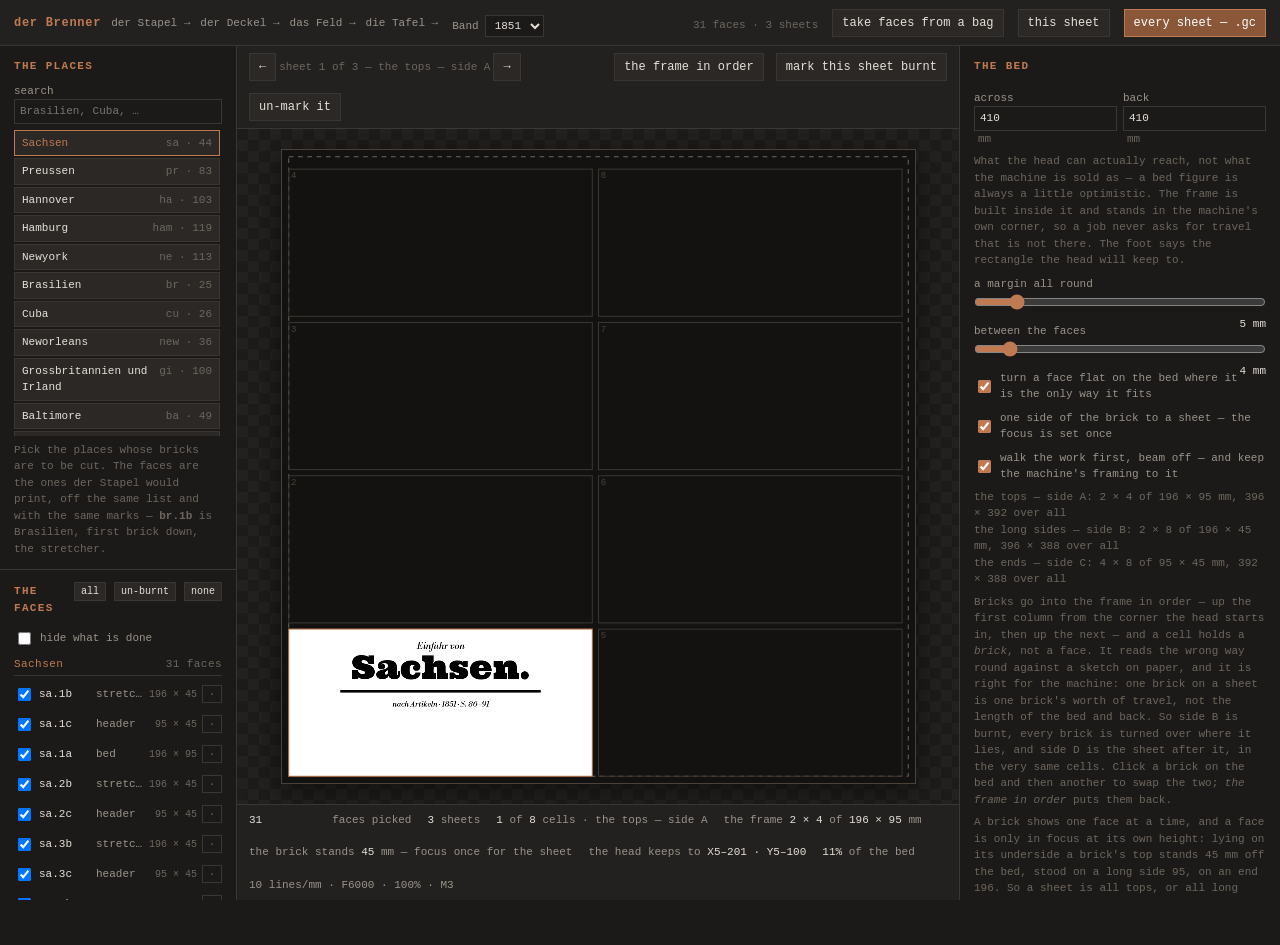
<file: brenner.html>
<!DOCTYPE html>
<html lang="en">

<head>
	<meta charset="utf-8">
	<meta name="viewport" content="width=device-width, initial-scale=1">
	<title>der Brenner — anti-epigraph</title>
	<link rel="icon"
		href="data:image/svg+xml,<svg xmlns='http://www.w3.org/2000/svg' viewBox='0 0 16 16'><rect width='16' height='16' fill='%231c1a18'/><rect x='2' y='2' width='12' height='12' fill='none' stroke='%23d98741' stroke-width='1.4'/><rect x='5' y='5' width='6' height='2' fill='%23d98741'/></svg>">
	<link rel="stylesheet" href="css/dashboard.css">
	<link rel="stylesheet" href="css/tafeln.css">
	<link rel="stylesheet" href="css/brenner.css">
</head>

<body>
	<header class="bar">
		<div class="brand">
			<strong>der Brenner</strong>
			<a href="stapel.html">der Stapel →</a>
			<a href="deckel.html">der Deckel →</a>
			<a href="feld.html">das Feld →</a>
			<a href="tafeln.html">die Tafel →</a>
		</div>

		<div class="proj">
			<label class="check">Band <select id="yearSel" title="which volume"></select></label>
		</div>

		<div class="grow"></div>

		<span class="hint" id="jobLine">—</span>
		<button id="takeFaces">take faces from a bag</button>
		<button id="dropFaces" hidden>back to the volume</button>
		<input type="file" id="facesFile" multiple accept=".zip,.json,.png" hidden>
		<button id="exportSheet">this sheet</button>
		<button id="exportAll" class="primary">every sheet — .gc</button>
	</header>

	<main class="layout">
		<!-- ---------------- what is to be burnt ---------------- -->
		<aside class="col controls">
			<section>
				<h2>the places</h2>
				<label>search <input type="search" id="placeSearch" placeholder="Brasilien, Cuba, …"></label>
				<div class="picker" id="picker"></div>
				<p class="hint">Pick the places whose bricks are to be cut. The faces are the ones der
					Stapel would print, off the same list and with the same marks — <b>br.1b</b> is
					Brasilien, first brick down, the stretcher.</p>
			</section>

			<section>
				<div class="panel-head">
					<h2>the faces</h2>
					<button id="allFaces">all</button>
					<button id="freshFaces">un-burnt</button>
					<button id="noFaces">none</button>
				</div>
				<label class="check"><input type="checkbox" id="hideDone"> hide what is done</label>
				<div class="faces" id="faceList"></div>
			</section>
		</aside>

		<!-- ---------------- the bed ---------------- -->
		<section class="col stage">
			<div class="stage-tools">
				<div class="views">
					<button id="prevSheet">←</button>
					<span class="hint" id="sheetNo">—</span>
					<button id="nextSheet">→</button>
				</div>
				<div class="grow"></div>
				<button id="resetArrange">the frame in order</button>
				<button id="markSheet">mark this sheet burnt</button>
				<button id="unmarkSheet">un-mark it</button>
			</div>

			<div class="canvas-wrap" id="canvasWrap">
				<canvas id="stage"></canvas>
			</div>

			<div class="stage-foot" id="foot">—</div>
		</section>

		<!-- ---------------- how it is burnt ---------------- -->
		<aside class="col side">
			<section>
				<h2>the bed</h2>
				<div class="grid2">
					<label>across <input type="number" id="bedW" min="50" max="2000" step="1"><i>mm</i></label>
					<label>back <input type="number" id="bedH" min="50" max="2000" step="1"><i>mm</i></label>
				</div>
				<p class="hint">What the head can actually reach, not what the machine is sold as — a
					bed figure is always a little optimistic. The frame is built inside it and stands in
					the machine's own corner, so a job never asks for travel that is not there. The foot
					says the rectangle the head will keep to.</p>
				<label>a margin all round <input type="range" id="margin" min="0" max="40" step="0.5">
					<output id="marginV">5 mm</output>
				</label>
				<label>between the faces <input type="range" id="gap" min="0" max="40" step="0.5">
					<output id="gapV">4 mm</output>
				</label>
				<label class="check"><input type="checkbox" id="turn"> turn a face flat on the bed where
					it is the only way it fits</label>
				<label class="check"><input type="checkbox" id="oneSideAtATime"> one side of the brick to
					a sheet — the focus is set once</label>
				<label class="check"><input type="checkbox" id="frameFirst"> walk the work first, beam
					off — and keep the machine's framing to it</label>
				<p class="hint" id="frameLine">—</p>
				<p class="hint">Bricks go into the frame in order — up the first column from the corner
					the head starts in, then up the next — and a cell holds a <i>brick</i>, not a face.
					It reads the wrong way round against a sketch on paper, and it is right for the
					machine: one brick on a sheet is one brick's worth of travel, not the length of the
					bed and back. So side B is burnt, every brick
					is turned over where it lies, and side D is the sheet after it, in the very same
					cells. Click a brick on the bed and then another to swap the two; <i>the frame in
						order</i> puts them back.</p>
				<p class="hint">A brick shows one face at a time, and a face is only in focus at its own
					height: lying on its underside a brick's top stands 45 mm off the bed, stood on a long
					side 95, on an end 196. So a sheet is all tops, or all long sides, or all ends, and no
					two faces of one brick are on it. 410 will not take two 196s and a gap without either
					the margin coming off or a face going round, so the frame says which it did. The
					cells never move: every sheet of a side is the same grid, the last one only with
					its end empty, so a frame squared up once does for the whole run.</p>
			</section>

			<section>
				<h2>the burn</h2>
				<label>scan lines <input type="range" id="lines" min="2" max="20" step="1">
					<output id="linesV">10 /mm</output>
				</label>
				<label>the feed along a line <input type="range" id="feed" min="200" max="12000" step="100">
					<output id="feedV">6000 mm/min</output>
				</label>
				<label>power <input type="range" id="power" min="1" max="100" step="1">
					<output id="powerV">100%</output>
				</label>
				<div class="grid2">
					<label>S at full <input type="number" id="sMax" min="1" max="10000" step="10"></label>
					<label>passes <input type="number" id="passes" min="1" max="10" step="1"></label>
				</div>
				<label class="ctl">the beam<select id="laserMode">
						<option value="M3">M3 — constant power</option>
						<option value="M4">M4 — dynamic, power follows the speed</option>
					</select></label>
				<label>run-up outside the ink <input type="range" id="overscan" min="0" max="5" step="0.1">
					<output id="overscanV">0 mm</output>
				</label>
				<label>the rapid, for the estimate <input type="range" id="rapid" min="500" max="20000" step="100">
					<output id="rapidV">6000 mm/min</output>
				</label>
				<label class="check"><input type="checkbox" id="bidirectional"> burn both ways along the line</label>
				<label class="check"><input type="checkbox" id="airAssist"> air assist — M8 / M9</label>
				<label class="check"><input type="checkbox" id="park"> park at the origin when it is done</label>
				<p class="hint">The file is written by the same emitter as the engraving desk — the
					dialect that has already run on the machine: G90 to the start of a line, G91 along it
					with S on every move, the whole sheet one raster so the head never stops mid-line.
					The rapid figure only changes the estimate: how fast G0 actually moves is the
					machine's own business.</p>
			</section>

			<section>
				<div class="panel-head">
					<h2>the press</h2>
					<button id="resetPress">reset</button>
				</div>
				<label class="check"><input type="checkbox" id="pressOn"> burn the faces as they come off
					the press</label>
				<div id="p_press"></div>
				<button id="reseed" class="wide">another sheet of paper</button>
				<p class="hint">The same press der Stapel sets, and it comes over with the yard's own
					setting — the wandering edge and the ink gaining, which are the type itself. The
					mottling and the specks in the white are left behind: they are paper, and burnt they
					are a few hundred extra scan lines for a few hundred specks of char.</p>
			</section>

			<section>
				<div class="panel-head">
					<h2>what is done</h2>
					<button id="clearDone">forget it all</button>
				</div>
				<p class="hint" id="doneLine">—</p>
				<p class="hint">A face is registered as burnt when you mark it — by the sheet, or one at
					a time in the list. It is kept per volume and per place, so a stack half cut today
					is the other half tomorrow.</p>
			</section>
		</aside>
	</main>

	<div class="toast" id="toast"></div>

	<script src="data/handel-all.js"></script>
	<script src="js/tafeln/model.js"></script>
	<script src="js/tafeln/plate.js"></script>
	<script src="js/tafeln/ink.js"></script>
	<script src="js/stapel/faces.js"></script>
	<script src="js/stapel/panel.js"></script>
	<script src="js/lib/zip.js"></script>
	<script src="js/stapel/handoff.js"></script>
	<script src="js/brenner/nest.js"></script>
	<script src="js/engrave/gcode.js"></script>
	<script src="js/brenner/ui.js"></script>
</body>

</html>
</file>
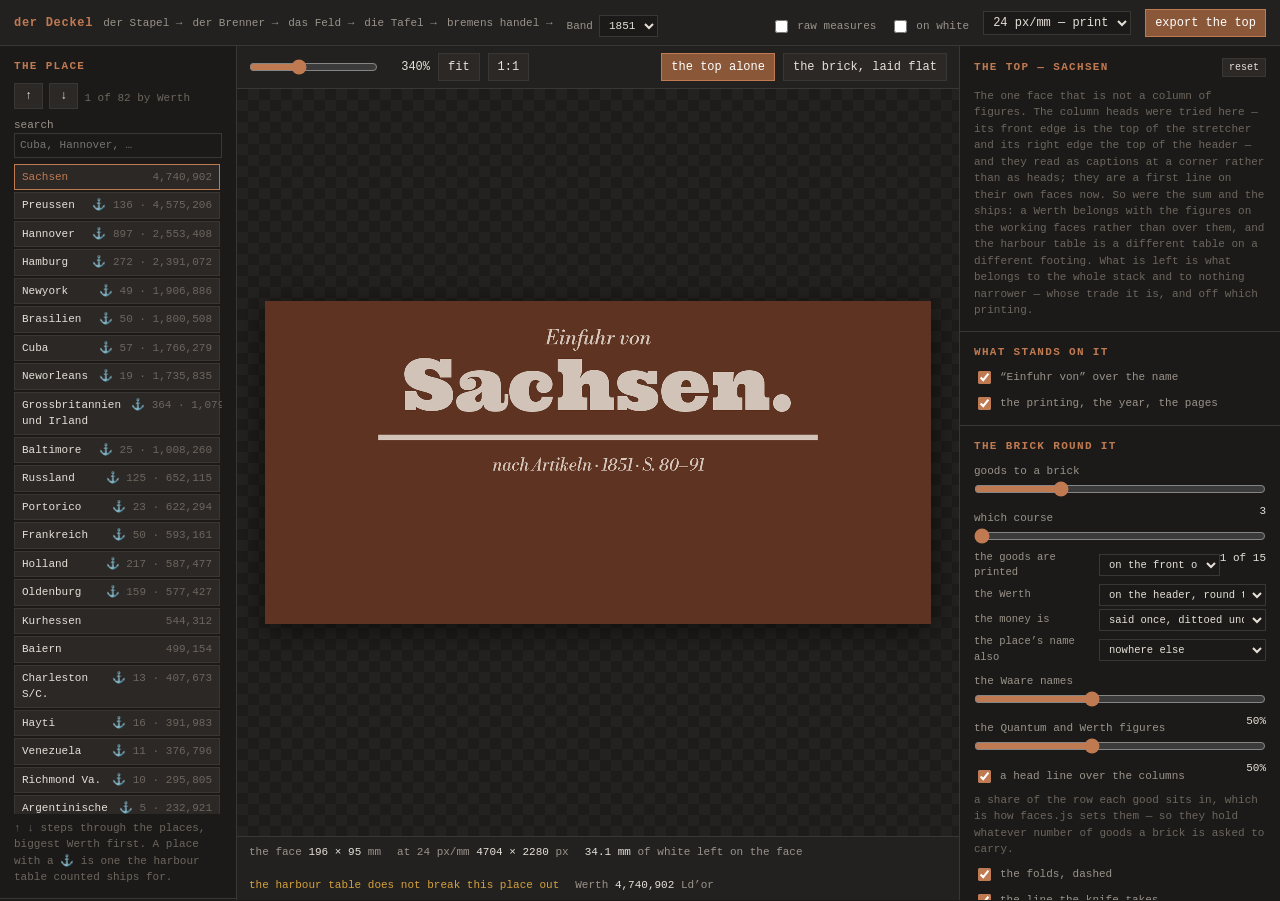
<file: deckel.html>
<!DOCTYPE html>
<html lang="en">

<head>
	<meta charset="utf-8">
	<meta name="viewport" content="width=device-width, initial-scale=1">
	<title>der Deckel — anti-epigraph</title>
	<link rel="icon"
		href="data:image/svg+xml,<svg xmlns='http://www.w3.org/2000/svg' viewBox='0 0 16 16'><rect width='16' height='16' fill='%231c1a18'/><rect x='2' y='4' width='12' height='8' fill='%23d98741'/><rect x='4' y='7' width='8' height='1.4' fill='%231c1a18'/></svg>">
	<link rel="stylesheet" href="css/dashboard.css">
	<link rel="stylesheet" href="css/tafeln.css">
</head>

<body>
	<header class="bar">
		<div class="brand">
			<strong>der Deckel</strong>
			<a href="stapel.html">der Stapel →</a>
			<a href="brenner.html">der Brenner →</a>
			<a href="feld.html">das Feld →</a>
			<a href="tafeln.html">die Tafel →</a>
			<a href="handel.html">bremens handel →</a>
		</div>

		<div class="proj">
			<label class="check">Band <select id="yearSel" title="which volume"></select></label>
		</div>

		<div class="grow"></div>

		<label class="check" title="print the measures as the scan gave them, ditto marks and all">
			<input type="checkbox" id="rawUnits"> raw measures
		</label>
		<label class="check"><input type="checkbox" id="exWhite"> on white</label>
		<select id="exPpmm" title="how fine the file comes off">
			<option value="8">8 px/mm — screen</option>
			<option value="16">16 px/mm</option>
			<option value="24" selected>24 px/mm — print</option>
			<option value="48">48 px/mm — plate</option>
		</select>
		<button id="exportPng" class="primary">export the top</button>
	</header>

	<main class="layout">
		<!-- ---------------- the place ---------------- -->
		<aside class="col controls">
			<section>
				<h2>the place</h2>
				<div class="stepper">
					<button id="prev" title="the one above">↑</button>
					<button id="next" title="the one below">↓</button>
					<span class="hint" id="rank">—</span>
				</div>
				<label>search <input type="search" id="placeSearch" placeholder="Cuba, Hannover, …"></label>
				<div class="picker" id="picker"></div>
				<p class="hint">↑ ↓ steps through the places, biggest Werth first. A place with a
					<b>⚓</b> is one the harbour table counted ships for.
				</p>
			</section>

			<section>
				<h2>what the harbour table says</h2>
				<div id="shipsPanel" class="hint">—</div>
				<p class="hint">The arrivals from that place, printed in a different table from the goods
					— ships, their Lasten, their crews, and the value the harbour master put on what they
					carried. A place with no line here is not a place with no ships: it is a place the
					table did not break out.</p>
			</section>
		</aside>

		<!-- ---------------- the face ---------------- -->
		<section class="col stage">
			<div class="stage-tools">
				<div class="zoomrow" style="min-width:250px">
					<input type="range" id="zoom" min="10" max="900" step="1" value="400">
					<output id="zoomV">400%</output>
					<button id="zoomFit">fit</button>
					<button id="zoom1">1:1</button>
				</div>
				<div class="grow"></div>
				<div class="zoomrow">
					<button id="vTop" class="on">the top alone</button>
					<button id="vNet">the brick, laid flat</button>
				</div>
			</div>

			<div class="canvas-wrap" id="canvasWrap">
				<canvas id="stage"></canvas>
			</div>

			<div class="stage-foot" id="stageFoot">—</div>
		</section>

		<!-- ---------------- how it is set ---------------- -->
		<aside class="col side">
			<section>
				<div class="panel-head">
					<h2>the top — <span id="faceName">—</span></h2>
					<button id="reset" title="back to the sketch's own setting">reset</button>
				</div>
				<p class="hint">The one face that is not a column of figures. The column heads were tried
					here — its front edge is the top of the stretcher and its right edge the top of the
					header — and they read as captions at a corner rather than as heads; they are a first
					line on their own faces now. So were the sum and the ships: a Werth belongs with the
					figures on the working faces rather than over them, and the harbour table is a
					different table on a different footing. What is left is what belongs to the whole
					stack and to nothing narrower — whose trade it is, and off which printing.</p>
			</section>

			<section>
				<h2>what stands on it</h2>
				<div id="p_parts"></div>
			</section>

			<section>
				<h2>the brick round it</h2>
				<label>goods to a brick <input type="range" id="rows" min="1" max="8" step="1">
					<output id="rowsV">3</output>
				</label>
				<label>which course <input type="range" id="course" min="0" step="1">
					<output id="courseV">1</output>
				</label>
				<label class="ctl">the goods are printed<select id="sides">
						<option value="1">on the front only</option>
						<option value="2">on both sides</option>
					</select></label>
				<label class="ctl">the Werth<select id="figuresOn">
						<option value="header">on the header, round the corner</option>
						<option value="stretcher">beside its quantity, on the one face</option>
					</select></label>
				<label class="ctl">the money is<select id="currency">
						<option value="none">not said</option>
						<option value="first">said once, dittoed under it</option>
						<option value="every">said on every line</option>
					</select></label>
				<label class="ctl">the place’s name also<select id="nameOn">
						<option value="none">nowhere else</option>
						<option value="end">on the far end</option>
						<option value="back">on the back</option>
						<option value="both">on both</option>
					</select></label>
				<label>the Waare names <input type="range" id="goodsSize" min="20" max="95" step="1">
					<output id="goodsSizeV">50%</output>
				</label>
				<label>the Quantum and Werth figures <input type="range" id="figSize" min="20" max="95" step="1">
					<output id="figSizeV">50%</output>
				</label>
				<label class="check"><input type="checkbox" id="heads"> a head line over the columns</label>
				<p class="hint">a share of the row each good sits in, which is how faces.js sets them —
					so they hold whatever number of goods a brick is asked to carry.</p>
				<label class="check"><input type="checkbox" id="fold"> the folds, dashed</label>
				<label class="check"><input type="checkbox" id="cut"> the line the knife takes</label>
				<label class="check"><input type="checkbox" id="panelNames"> name the panels</label>
				<p class="hint">The four sides are drawn by <i>faces.js</i>, off the same rules the yard
					builds a course by — so the sheet is what der Stapel would print, not a second
					opinion about it. The top is the sketch's own.</p>
			</section>

			<section>
				<h2>the type</h2>
				<div id="p_type"></div>
			</section>

			<section>
				<h2>the spacing</h2>
				<div id="p_space"></div>
			</section>

			<section>
				<h2>the rules</h2>
				<div id="p_rules"></div>
			</section>

			<section>
				<div class="panel-head">
					<h2>the press</h2>
					<button id="resetInk">reset</button>
				</div>
				<label class="check"><input type="checkbox" id="inkOn"> run it through the press</label>
				<div id="p_ink"></div>
				<button id="reseed" class="wide">another sheet of paper</button>
			</section>

			<section>
				<h2>the sketch</h2>
				<p class="hint">This page is a workbench for one face. Nothing here is wired into the
					yard yet — when the setting is right it goes into <i>faces.js</i> as the bed, and
					every stack in der Stapel takes it.</p>
				<button id="copySettings" class="wide">copy the settings as json</button>
			</section>
		</aside>
	</main>

	<div class="toast" id="toast"></div>

	<script src="data/handel-all.js"></script>
	<script src="js/tafeln/model.js"></script>
	<script src="js/tafeln/plate.js"></script>
	<script src="js/tafeln/ink.js"></script>
	<script src="js/stapel/faces.js"></script>
	<script src="js/deckel/bed.js"></script>
	<script src="js/deckel/net.js"></script>
	<script src="js/deckel/ui.js"></script>
</body>

</html>
</file>
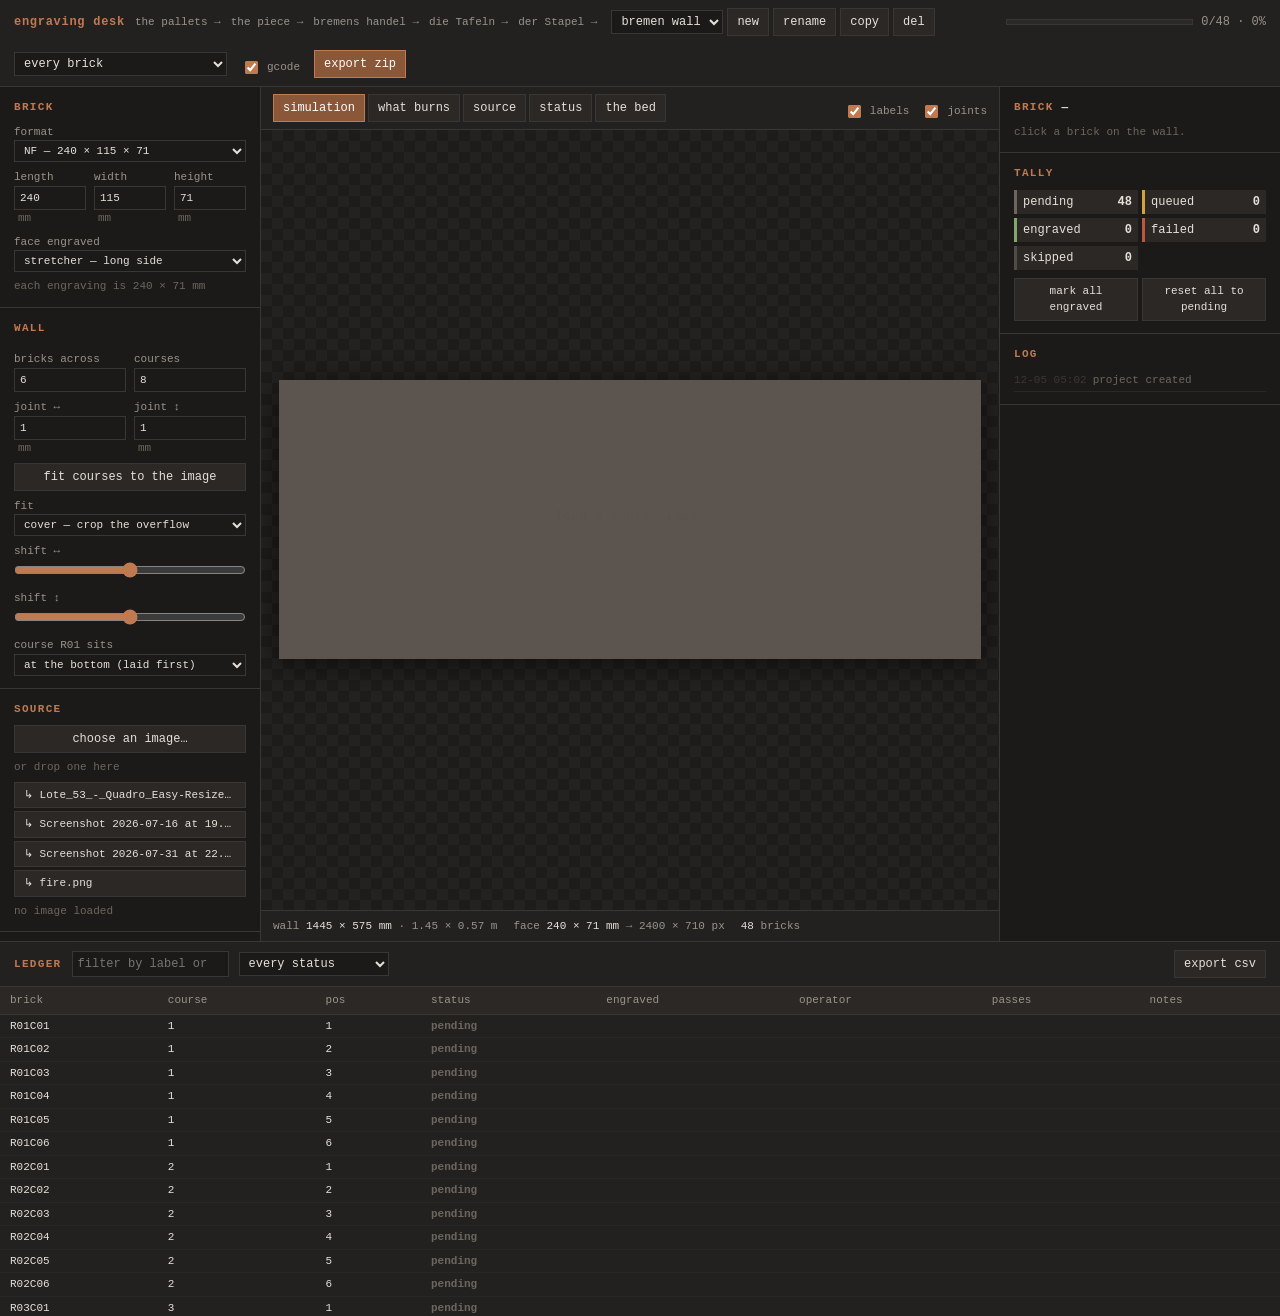
<file: engrave.html>
<!DOCTYPE html>
<html lang="en">

<head>
	<meta charset="utf-8">
	<meta name="viewport" content="width=device-width, initial-scale=1">
	<title>engraving desk — anti-epigraph</title>
	<link rel="icon"
		href="data:image/svg+xml,<svg xmlns='http://www.w3.org/2000/svg' viewBox='0 0 16 16'><rect width='16' height='16' fill='%231c1a18'/><rect x='2' y='5' width='12' height='6' fill='%237a422a'/><rect x='4' y='7' width='8' height='2' fill='%23e2d8c2'/></svg>">
	<link rel="stylesheet" href="css/dashboard.css">
</head>

<body>
	<header class="bar">
		<div class="brand">
			<strong>engraving desk</strong>
			<a href="layout.html">the pallets →</a>
			<a href="index.html">the piece →</a>
			<a href="handel.html">bremens handel →</a>
			<a href="tafeln.html">die Tafeln →</a>
			<a href="stapel.html">der Stapel →</a>
		</div>

		<div class="proj">
			<select id="projectSel" title="project"></select>
			<button id="newProj" title="new project">new</button>
			<button id="renameProj" title="rename">rename</button>
			<button id="dupProj" title="duplicate">copy</button>
			<button id="delProj" class="danger" title="delete">del</button>
		</div>

		<div class="grow"></div>

		<div class="progress" id="progressWrap">
			<div class="bar-track"><div class="bar-fill" id="progressFill"></div></div>
			<span id="progressText">—</span>
		</div>

		<select id="exportScope" title="what goes in the zip">
			<option value="all">every brick</option>
			<option value="todo">only what is not engraved</option>
			<option value="queued">only the queued</option>
			<option value="one">only the selected brick</option>
			<option value="bed">only what is on the bed</option>
		</select>
		<label class="check" title="include a ready-to-send .gc per brick"><input type="checkbox" id="withGcode"
				checked> gcode</label>
		<button id="exportBtn" class="primary">export zip</button>
	</header>

	<main class="layout">
		<!-- ---------------- controls ---------------- -->
		<aside class="col controls">
			<section>
				<h2>brick</h2>
				<label>format
					<select id="preset"></select>
				</label>
				<div class="triple">
					<label>length <input type="number" id="bLength" min="10" step="1"><i>mm</i></label>
					<label>width <input type="number" id="bWidth" min="10" step="1"><i>mm</i></label>
					<label>height <input type="number" id="bHeight" min="10" step="1"><i>mm</i></label>
				</div>
				<label>face engraved
					<select id="face"></select>
				</label>
				<p class="hint" id="faceHint">—</p>
			</section>

			<section>
				<h2>wall</h2>
				<div class="pair">
					<label>bricks across <input type="number" id="cols" min="1" max="200" step="1"></label>
					<label>courses <input type="number" id="rows" min="1" max="200" step="1"></label>
				</div>
				<div class="pair">
					<label>joint ↔ <input type="number" id="gapX" min="0" step="0.5"><i>mm</i></label>
					<label>joint ↕ <input type="number" id="gapY" min="0" step="0.5"><i>mm</i></label>
				</div>
				<button id="fitRows" class="wide">fit courses to the image</button>
				<label>fit
					<select id="fit">
						<option value="cover">cover — crop the overflow</option>
						<option value="contain">contain — keep it whole</option>
						<option value="stretch">stretch — distort to fill</option>
					</select>
				</label>
				<label>shift ↔ <input type="range" id="offsetX" min="-100" max="100" value="0"></label>
				<label>shift ↕ <input type="range" id="offsetY" min="-100" max="100" value="0"></label>
				<label>course R01 sits
					<select id="originRow">
						<option value="bottom">at the bottom (laid first)</option>
						<option value="top">at the top (read first)</option>
					</select>
				</label>
			</section>

			<section>
				<h2>source</h2>
				<div class="drop" id="drop">
					<input type="file" id="file" accept="image/*" hidden>
					<button id="pickFile" class="wide">choose an image…</button>
					<p class="hint">or drop one here</p>
				</div>
				<div id="bundled"></div>
				<p class="hint" id="imgHint">no image loaded</p>
			</section>

			<section>
				<h2>laser</h2>
				<label>resolution
					<select id="dpi">
						<option value="127">127 dpi — 0.20 mm</option>
						<option value="169">169 dpi — 0.15 mm</option>
						<option value="254">254 dpi — 0.10 mm</option>
						<option value="318">318 dpi — 0.08 mm</option>
						<option value="508">508 dpi — 0.05 mm</option>
					</select>
				</label>
				<label>mode
					<select id="mode">
						<option value="grayscale">grayscale — power follows tone</option>
						<option value="dither">dither — floyd–steinberg, an even weave</option>
						<option value="scatter">scatter — the same, with the weave broken up</option>
						<option value="random">random — white noise, no pattern at all</option>
						<option value="threshold">threshold — hard black / white</option>
					</select>
				</label>
				<label class="thresholdOnly">cut at <input type="range" id="threshold" min="1" max="254">
					<output id="thresholdV"></output>
				</label>
				<label class="noiseOnly">grain <input type="range" id="noise" min="0" max="100">
					<output id="noiseV"></output>
				</label>
				<div class="pair noiseOnly">
					<label>seed <input type="number" id="seed" min="1" max="99999" step="1"></label>
					<label>&nbsp;<button id="reseed" class="wide">shuffle</button></label>
				</div>
				<p class="hint noiseOnly" id="noiseHint">—</p>
				<label>brightness <input type="range" id="brightness" min="-100" max="100">
					<output id="brightnessV"></output>
				</label>
				<label>contrast <input type="range" id="contrast" min="0" max="300">
					<output id="contrastV"></output>
				</label>
				<label>gamma <input type="range" id="gamma" min="20" max="300">
					<output id="gammaV"></output>
				</label>
				<div class="pair">
					<label>the picture's black <input type="number" id="inLo" min="0" max="255" step="1"></label>
					<label>the picture's white <input type="number" id="inHi" min="0" max="255" step="1"></label>
				</div>
				<button id="fitRange" class="wide">fit the range to the picture</button>
				<p class="hint" id="rangeHint">—</p>
				<label>the laser fires on
					<select id="fires">
						<option value="light">the light tones — the picture reads as itself</option>
						<option value="dark">the dark tones — the ink burns</option>
					</select>
				</label>
				<label>bleed <input type="number" id="bleed" min="0" max="20" step="0.5"><i>mm past the edge</i></label>
				<button id="resetLaser" class="wide">reset the levels</button>
			</section>

			<section>
				<h2>the word</h2>
				<label>the ware <input type="text" id="wordText" placeholder="TABACK" autocomplete="off"></label>
				<label>it reads
					<select id="wordMode">
						<option value="mask">cut out — bare brick letters in the picture</option>
						<option value="burn">burnt — pale letters over the picture</option>
					</select>
				</label>
				<label>width <input type="range" id="wordSize" min="5" max="140">
					<output id="wordSizeV"></output>
				</label>
				<label>across <input type="range" id="wordX" min="0" max="100">
					<output id="wordXV"></output>
				</label>
				<label>down <input type="range" id="wordY" min="0" max="100">
					<output id="wordYV"></output>
				</label>
				<p class="hint" id="wordHint">—</p>
			</section>

			<section>
				<h2>machine</h2>
				<div class="pair">
					<label>speed <input type="number" id="gcFeed" min="1" max="60000" step="100"><i>mm/min</i></label>
					<label>power <input type="number" id="gcPower" min="0" max="100" step="0.5"><i>%</i></label>
				</div>
				<label>laser mode
					<select id="gcLaserMode">
						<option value="M3">M3 — constant power</option>
						<option value="M4">M4 — dynamic, power tracks speed</option>
					</select>
				</label>
				<div class="pair">
					<label>S at full <input type="number" id="gcSMax" min="1" max="10000" step="1"><i>grbl $30</i></label>
					<label>passes <input type="number" id="gcPasses" min="1" max="20" step="1"></label>
				</div>
				<label class="check"><input type="checkbox" id="gcBidir"> scan both directions</label>
				<label>overscan <input type="number" id="gcOverscan" min="0" max="30" step="0.5"><i>mm run-up</i></label>
				<div class="pair">
					<label>origin ↔ <input type="number" id="gcOriginX" step="0.5"><i>mm</i></label>
					<label>origin ↕ <input type="number" id="gcOriginY" step="0.5"><i>mm</i></label>
				</div>
				<label class="check"><input type="checkbox" id="gcAir"> air assist (M8 / M9)</label>
				<p class="hint" id="gcHint">—</p>
			</section>

			<section>
				<h2>the bed</h2>
				<p class="hint">the machine cannot reach a wall. pick the few bricks that are
					on it right now — shift-click them — and take one file for the lot.</p>
				<div class="pair">
					<label>work area ↔ <input type="number" id="bedW" min="20" step="1"><i>mm</i></label>
					<label>work area ↕ <input type="number" id="bedH" min="20" step="1"><i>mm</i></label>
				</div>
				<label>set out
					<select id="bedArrange"></select>
				</label>
				<label>each brick lies
					<select id="bedTurn"></select>
				</label>
				<div class="pair">
					<label>in from the corner <input type="number" id="bedMargin" min="0" step="0.5"><i>mm</i></label>
					<label>between them <input type="number" id="bedGap" min="0" step="0.5"><i>mm</i></label>
				</div>
				<label class="check"><input type="checkbox" id="bedFrame"> walk the work before the beam is on</label>
				<div id="bedList" class="bed-list"></div>
				<p class="hint" id="bedHint">—</p>
				<div class="bulk">
					<button id="bedAdd">add the selected</button>
					<button id="bedQueued">take the queued</button>
					<button id="bedClear">clear</button>
				</div>
				<button id="bedGcode" class="wide primary">one gcode for these bricks</button>
			</section>

			<section>
				<h2>simulation</h2>
				<label>brick body
					<select id="bodyTone"></select>
				</label>
				<label>the burn reads
					<select id="polarity">
						<option value="lighter">lighter — a pale ash scar</option>
						<option value="darker">darker — soot and char</option>
					</select>
				</label>
				<p class="hint">our stock is dark and firing the laser bleaches it pale, so the
					only thing that can come out light is what the head actually burns. to
					get a picture that reads <em>as itself</em> — not as a negative — the head
					has to fire on its <em>light</em> tones: the bright parts become pale scar,
					the dark parts are simply left as bare brick. that is the default, and it
					is set under <em>laser</em>. fire on the dark tones instead only for
					black-on-white artwork you want burnt as drawn.</p>
				<p class="hint">test one brick before you commit to a wall.</p>
			</section>

			<section>
				<h2>backup</h2>
				<button id="exportJson" class="wide">save project as .json</button>
				<button id="importJson" class="wide">load a project .json…</button>
				<input type="file" id="jsonFile" accept="application/json,.json" hidden>
			</section>
		</aside>

		<!-- ---------------- stage ---------------- -->
		<section class="col stage">
			<div class="stage-tools">
				<div class="views" id="views">
					<button data-view="simulation" class="on">simulation</button>
					<button data-view="laser">what burns</button>
					<button data-view="source">source</button>
					<button data-view="status">status</button>
					<button data-view="bed">the bed</button>
				</div>
				<div class="grow"></div>
				<label class="check"><input type="checkbox" id="showLabels" checked> labels</label>
				<label class="check"><input type="checkbox" id="showGrid" checked> joints</label>
			</div>

			<div class="canvas-wrap" id="canvasWrap">
				<canvas id="stage"></canvas>
			</div>

			<div class="stage-foot" id="stageFoot">—</div>
		</section>

		<!-- ---------------- record ---------------- -->
		<aside class="col side">
			<section id="inspector">
				<h2>brick <span id="inspLabel">—</span></h2>
				<div class="insp-body" id="inspBody">
					<p class="hint">click a brick on the wall.</p>
				</div>
			</section>

			<section>
				<h2>tally</h2>
				<div id="tally" class="tally"></div>
				<div class="bulk">
					<button data-bulk="engraved">mark all engraved</button>
					<button data-bulk="pending">reset all to pending</button>
				</div>
			</section>

			<section>
				<h2>log</h2>
				<div id="logList" class="log"></div>
			</section>
		</aside>
	</main>

	<!-- ---------------- ledger ---------------- -->
	<section class="ledger">
		<div class="ledger-head">
			<h2>ledger</h2>
			<input type="search" id="ledgerSearch" placeholder="filter by label or note…">
			<select id="ledgerStatus">
				<option value="">every status</option>
			</select>
			<div class="grow"></div>
			<button id="exportCsv">export csv</button>
		</div>
		<div class="table-wrap">
			<table id="ledger">
				<thead>
					<tr>
						<th>brick</th>
						<th>course</th>
						<th>pos</th>
						<th>status</th>
						<th>engraved</th>
						<th>operator</th>
						<th>passes</th>
						<th>notes</th>
					</tr>
				</thead>
				<tbody></tbody>
			</table>
		</div>
	</section>

	<div id="toast" class="toast"></div>

	<div id="busy" class="busy" hidden>
		<div class="busy-box">
			<div id="busyText">working…</div>
			<div class="bar-track"><div class="bar-fill" id="busyFill"></div></div>
		</div>
	</div>

	<script src="js/lib/zip.js"></script>
	<script src="js/lib/idb.js"></script>
	<script src="js/engrave/tiling.js"></script>
	<script src="js/engrave/imaging.js"></script>
	<script src="js/engrave/gcode.js"></script>
	<script src="js/engrave/bed.js"></script>
	<script src="js/engrave/export.js"></script>
	<script src="js/engrave/state.js"></script>
	<script src="js/engrave/ui.js"></script>
</body>

</html>
</file>
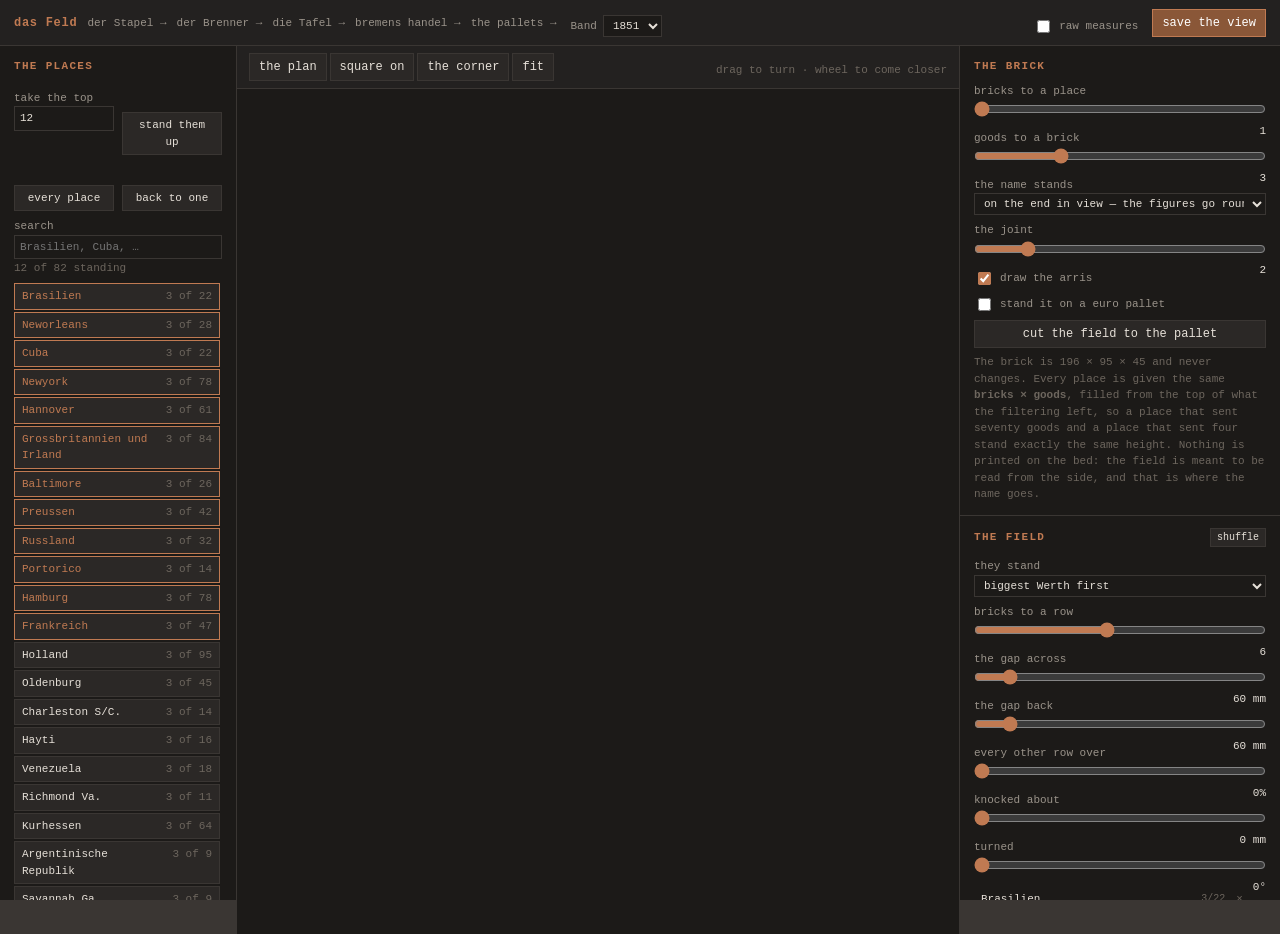
<file: feld.html>
<!DOCTYPE html>
<html lang="en">

<head>
	<meta charset="utf-8">
	<meta name="viewport" content="width=device-width, initial-scale=1">
	<title>das Feld — anti-epigraph</title>
	<link rel="icon"
		href="data:image/svg+xml,<svg xmlns='http://www.w3.org/2000/svg' viewBox='0 0 16 16'><rect width='16' height='16' fill='%231c1a18'/><rect x='1' y='6' width='6' height='4' fill='%23d98741'/><rect x='9' y='6' width='6' height='4' fill='%23d98741'/></svg>">
	<link rel="stylesheet" href="css/dashboard.css">
	<link rel="stylesheet" href="css/tafeln.css">
	<link rel="stylesheet" href="css/stapel.css">
	<link rel="stylesheet" href="css/feld.css">
</head>

<body>
	<header class="bar">
		<div class="brand">
			<strong>das Feld</strong>
			<a href="stapel.html">der Stapel →</a>
			<a href="brenner.html">der Brenner →</a>
			<a href="tafeln.html">die Tafel →</a>
			<a href="handel.html">bremens handel →</a>
			<a href="layout.html">the pallets →</a>
		</div>

		<div class="proj">
			<label class="check">Band <select id="yearSel" title="which volume"></select></label>
		</div>

		<div class="grow"></div>

		<label class="check"><input type="checkbox" id="rawUnits"> raw measures</label>
		<button id="exportPng" class="primary">save the view</button>
	</header>

	<main class="layout">
		<!-- ---------------- the places ---------------- -->
		<aside class="col controls">
			<section>
				<h2>the places</h2>
				<div class="pair">
					<label>take the top <input type="number" id="pickN" min="1" max="80" step="1" value="12"></label>
					<label>&nbsp;<button id="pickTop" class="wide">stand them up</button></label>
				</div>
				<div class="pair">
					<label>&nbsp;<button id="pickAll" class="wide">every place</button></label>
					<label>&nbsp;<button id="clearPicked" class="wide">back to one</button></label>
				</div>
				<label>search <input type="search" id="placeSearch" placeholder="Brasilien, Cuba, …"></label>
				<span class="hint" id="chosenCount"></span>
				<div class="picker" id="picker"></div>
				<p class="hint">Every place gets the same bricks, so picking one more only puts one more
					brick on the field — the yard does not grow by what a place sent, only by how many
					places are standing in it.</p>
			</section>
		</aside>

		<!-- ---------------- the yard ---------------- -->
		<section class="col stage">
			<div class="stage-tools">
				<div class="views">
					<button id="vPlan">the plan</button>
					<button id="vFront">square on</button>
					<button id="vCorner">the corner</button>
					<button id="vFrame">fit</button>
				</div>
				<div class="grow"></div>
				<span class="hint">drag to turn · wheel to come closer</span>
			</div>

			<div class="canvas-wrap yard" id="canvasWrap">
				<canvas id="stage"></canvas>
			</div>

			<div class="stage-foot" id="foot">—</div>
		</section>

		<!-- ---------------- how it stands ---------------- -->
		<aside class="col side">
			<section>
				<h2>the brick</h2>
				<label>bricks to a place <input type="range" id="bricks" min="1" max="6" step="1">
					<output id="bricksV">1</output>
				</label>
				<label>goods to a brick <input type="range" id="rows" min="1" max="8" step="1">
					<output id="rowsV">3</output>
				</label>
				<label>the name stands
					<select id="nameOn">
						<option value="near">on the end in view — the figures go round</option>
						<option value="far">on the far end</option>
						<option value="back">along the back</option>
						<option value="both">on the far end and the back</option>
					</select>
				</label>
				<label>the joint <input type="range" id="gap" min="0" max="12" step="0.5">
					<output id="gapV">2</output>
				</label>
				<label class="check"><input type="checkbox" id="outline"> draw the arris</label>
				<label class="check"><input type="checkbox" id="pallet"> stand it on a euro pallet</label>
				<button id="fitPallet" class="wide">cut the field to the pallet</button>
				<p class="hint">The brick is 196 × 95 × 45 and never changes. Every place is given the
					same <b>bricks × goods</b>, filled from the top of what the filtering left, so a place
					that sent seventy goods and a place that sent four stand exactly the same height.
					Nothing is printed on the bed: the field is meant to be read from the side, and that
					is where the name goes.</p>
			</section>

			<section>
				<div class="panel-head">
					<h2>the field</h2>
					<button id="reshuffle">shuffle</button>
				</div>
				<label>they stand
					<select id="order">
						<option value="werth">biggest Werth first</option>
						<option value="goods">most goods first</option>
						<option value="name">by name</option>
						<option value="picked">as they were picked</option>
						<option value="shuffle">shuffled</option>
					</select>
				</label>
				<label>bricks to a row <input type="range" id="cols" min="1" max="12" step="1">
					<output id="colsV">6</output>
				</label>
				<label>the gap across <input type="range" id="gapX" min="0" max="600" step="10">
					<output id="gapXV">60 mm</output>
				</label>
				<label>the gap back <input type="range" id="gapZ" min="0" max="600" step="10">
					<output id="gapZV">60 mm</output>
				</label>
				<label>every other row over <input type="range" id="stagger" min="0" max="100" step="5">
					<output id="staggerV">0%</output>
				</label>
				<label>knocked about <input type="range" id="jitter" min="0" max="300" step="5">
					<output id="jitterV">0 mm</output>
				</label>
				<label>turned <input type="range" id="turn" min="0" max="20" step="0.5">
					<output id="turnV">0°</output>
				</label>
				<div class="laid-list" id="chosenList"></div>
			</section>

			<section>
				<div class="panel-head">
					<h2>the classes</h2>
					<button id="catsAll">all</button>
					<button id="catsDefault">reset</button>
				</div>
				<div class="cats" id="cats"></div>
				<p class="hint">The volumes class every trade under six heads, but only ever as a
					place's total — no single good is tagged with its class anywhere in the source.
					These are read off the names of the goods, which places about nine in ten of them.
					Turning a class off here changes which goods are the largest ones left, and so
					changes what the bricks carry.</p>
			</section>

			<section>
				<div class="panel-head">
					<h2>the goods</h2>
					<button id="clearStruck">put all back</button>
				</div>
				<label>hide anything under <input type="range" id="minValue" min="0" max="10" step="1">
					<output id="minValueV">no floor</output>
				</label>
				<p class="hint" id="share">—</p>
				<div id="excluded" class="laid-list"></div>
				<span class="hint" id="excludedCount"></span>
				<label>search <input type="search" id="goodSearch" placeholder="Baumwolle, Caffee, …"></label>
				<div id="goodsList" class="laid-list tall"></div>
				<p class="hint">Everything standing in the yard, biggest Werth first. Striking one out
					takes it from every table, not only this one — and on this page striking out a
					place's largest good does not shorten its brick, it promotes the next good up onto
					the face.</p>
			</section>

			<section>
				<div class="panel-head">
					<h2>the faces</h2>
					<button id="resetFace" title="back to what faces.js says">reset</button>
				</div>
				<div id="p_face"></div>
				<div class="grid2">
					<label>clay <input type="color" id="clay"></label>
					<label>ink <input type="color" id="inkCol"></label>
				</div>
				<label>texture <input type="range" id="ppmm" min="3" max="16" step="1">
					<output id="ppmmV">8 px/mm</output>
				</label>
				<label>the name on the side <input type="range" id="nameSize" min="6" max="39" step="0.5">
					<output id="nameSizeV">23 mm</output>
				</label>
				<div class="panel-head">
					<h2 style="font-size:inherit">the press</h2>
					<button id="resetPress">reset</button>
				</div>
				<label class="check"><input type="checkbox" id="pressOn"> run the faces through the press</label>
				<div id="p_press"></div>
				<button id="reseed" class="wide">another sheet of paper</button>
				<p class="hint">the edge of a stroke wanders, the ink gains or starves, and the whole
					thing sits in grain — done to the pixels, so it is in the exported faces and not
					just on screen.</p>
			</section>

			<section>
				<h2>what is on which face</h2>
				<p class="hint"><b>the long side in view</b>, 196 × 45 — the goods, each run out on
					leader dots to its quantity and measure.<br><b>one end</b>, 95 × 45 — the values of
					those same goods, flush right, on the same lines.<br><b>the other end</b>, 95 × 45,
					or <b>the back</b>, 196 × 45 — the place's name, and nothing else, repeated down
					every brick it has.<br><b>the bed</b>, 196 × 95 — bare.</p>
				<p class="hint">With the <b>Werth beside its quantity</b> the end is emptied and the long
					side in view carries the whole reading — good, quantity, measure and value — so that
					with the name on the end in view nothing on the brick has to be walked round for at
					all. The name column pays for it: it gives up exactly what the Werth column takes.</p>
				<p class="hint">Standing at the corner, two of the six faces are legible and the other
					four have to be walked round for. With the name on <i>the end in view</i> the figures
					go round to the end that is not, which is the one arrangement where a place and what
					it chiefly sent can both be read without moving. Put the name on the far end or the
					back instead and the figures come back beside their goods, at the price of a field
					that names nothing until it is walked round.</p>
			</section>

			<section>
				<h2>what each brick carries</h2>
				<div class="courses" id="courses"></div>
			</section>
		</aside>
	</main>

	<div id="toast" class="toast"></div>

	<script src="js/lib/three.min.js"></script>
	<script src="data/handel-all.js"></script>
	<script src="js/tafeln/model.js"></script>
	<script src="js/tafeln/plate.js"></script>
	<script src="js/tafeln/ink.js"></script>
	<script src="js/stapel/faces.js"></script>
	<script src="js/stapel/panel.js"></script>
	<script src="js/stapel/scene.js"></script>
	<script src="js/feld/bricks.js"></script>
	<script src="js/feld/ui.js"></script>
</body>

</html>
</file>
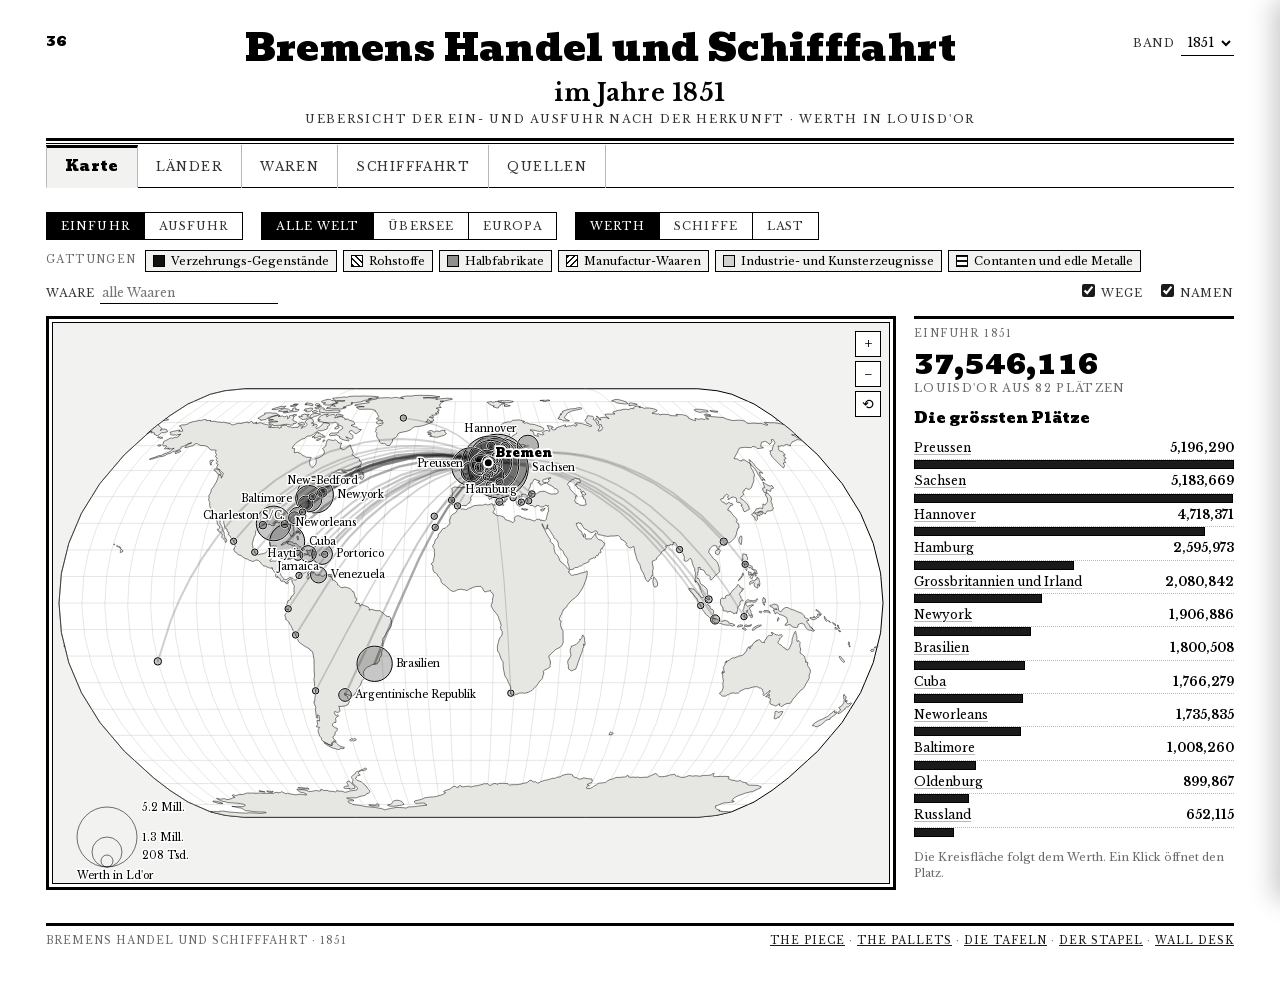
<file: handel.html>
<!DOCTYPE html>
<html lang="de">

<head>
	<meta charset="utf-8">
	<meta name="viewport" content="width=device-width, initial-scale=1">
	<title>Bremens Handel und Schifffahrt 1851</title>
	<link rel="icon"
		href="data:image/svg+xml,<svg xmlns='http://www.w3.org/2000/svg' viewBox='0 0 16 16'><rect width='16' height='16' fill='%23efe6d4'/><rect x='2' y='3' width='12' height='2' fill='%231d1812'/><rect x='2' y='7' width='12' height='1' fill='%231d1812'/><rect x='2' y='10' width='8' height='1' fill='%231d1812'/><rect x='2' y='12' width='10' height='1' fill='%231d1812'/></svg>">
	<link rel="preload" href="fonts/bevan-400.woff2" as="font" type="font/woff2" crossorigin>
	<link rel="preload" href="fonts/libre-baskerville-400.woff2" as="font" type="font/woff2" crossorigin>
	<link rel="stylesheet" href="css/handel.css">
</head>

<body>
	<div class="sheet">

		<header class="masthead">
			<span class="folio" id="folio">22</span>
			<span class="volume"><label class="field">Band <select id="yearSel"></select></label></span>
			<h1>Bremens Handel und Schifffahrt<br><span class="thin">im Jahre <span id="theYear">1851</span></span></h1>
			<p class="sub">Uebersicht der Ein- und Ausfuhr nach der Herkunft &middot; Werth in Louisd'or</p>
			<hr class="rule-double">
		</header>

		<nav class="tabs" role="tablist">
			<button role="tab" id="tab-karte" aria-controls="view-karte" aria-selected="true">Karte</button>
			<button role="tab" id="tab-laender" aria-controls="view-laender" aria-selected="false">Länder</button>
			<button role="tab" id="tab-waren" aria-controls="view-waren" aria-selected="false">Waren</button>
			<button role="tab" id="tab-schiffe" aria-controls="view-schiffe" aria-selected="false">Schifffahrt</button>
			<button role="tab" id="tab-quellen" aria-controls="view-quellen" aria-selected="false">Quellen</button>
		</nav>

		<!-- ============================================================ map -->
		<section id="view-karte" role="tabpanel" aria-labelledby="tab-karte">
			<div class="controls">
				<div class="switch" id="dirSwitch">
					<button data-dir="imports" aria-pressed="true">Einfuhr</button>
					<button data-dir="exports" aria-pressed="false">Ausfuhr</button>
				</div>
				<div class="switch" id="weltSwitch">
					<button data-welt="alle" aria-pressed="true">Alle Welt</button>
					<button data-welt="uebersee" aria-pressed="false">Übersee</button>
					<button data-welt="europa" aria-pressed="false">Europa</button>
				</div>
				<div class="switch" id="measureSwitch">
					<button data-measure="value" aria-pressed="true">Werth</button>
					<button data-measure="ships" aria-pressed="false">Schiffe</button>
					<button data-measure="capacity" aria-pressed="false">Last</button>
				</div>
				<div class="legend" id="mapLegend"></div>
				<label class="field">Waare
					<input list="articleList" id="mapArticle" placeholder="alle Waaren" autocomplete="off">
					<button type="button" class="clear hidden" id="mapArticleClear" title="Waare aufheben">×</button>
				</label>
				<span class="grow"></span>
				<label class="field"><input type="checkbox" id="showRoutes" checked> Wege</label>
				<label class="field"><input type="checkbox" id="showLabels" checked> Namen</label>
			</div>

			<div class="split">
				<div class="mapwrap">
					<div class="inner">
						<svg class="map" id="map" role="img" aria-label="Karte der Herkunftsorte"></svg>
					</div>
					<div class="maptools">
						<button id="zoomIn" title="näher">+</button>
						<button id="zoomOut" title="weiter">−</button>
						<button id="zoomReset" title="zurück">⟲</button>
					</div>
				</div>

				<aside class="aside">
					<p class="cap" id="asideCap">Einfuhr 1851</p>
					<p class="hero" id="asideTotal">—<small>Louisd'or, Gesammt</small></p>
					<h2 style="margin-top:14px">Die grössten Plätze</h2>
					<div id="topList"></div>
					<p class="note" style="margin-top:12px" id="mapNote">Die Kreisfläche folgt dem Werth.
						Ein Klick öffnet den Platz.</p>
				</aside>
			</div>
		</section>

		<!-- ========================================================= länder -->
		<section id="view-laender" role="tabpanel" aria-labelledby="tab-laender" class="hidden">
			<div class="controls">
				<div class="switch" id="dirSwitch2">
					<button data-dir="imports" aria-pressed="true">Einfuhr</button>
					<button data-dir="exports" aria-pressed="false">Ausfuhr</button>
				</div>
				<div class="switch" id="weltSwitch2">
					<button data-welt="alle" aria-pressed="true">Alle Welt</button>
					<button data-welt="uebersee" aria-pressed="false">Übersee</button>
					<button data-welt="europa" aria-pressed="false">Europa</button>
				</div>
				<label class="field">Suche <input type="search" id="placeSearch" placeholder="Hannover, Cuba, …"></label>
				<span class="grow"></span>
				<div class="legend" id="tableLegend"></div>
			</div>
			<div class="frame">
				<div class="inner">
					<table class="ledger" id="placeTable"></table>
				</div>
			</div>
			<p class="note" style="margin-top:8px">Nach der gedruckten Uebersicht der Total-Einfuhr bzw.
				Total-Ausfuhr. Ein Strich — steht, wo das Original keine Ziffer führt.</p>
		</section>

		<!-- ========================================================== waren -->
		<section id="view-waren" role="tabpanel" aria-labelledby="tab-waren" class="hidden">
			<div class="controls">
				<div class="switch" id="dirSwitch3">
					<button data-dir="imports" aria-pressed="true">Einfuhr</button>
					<button data-dir="exports" aria-pressed="false">Ausfuhr</button>
				</div>
				<div class="switch" id="weltSwitch3">
					<button data-welt="alle" aria-pressed="true">Alle Welt</button>
					<button data-welt="uebersee" aria-pressed="false">Übersee</button>
					<button data-welt="europa" aria-pressed="false">Europa</button>
				</div>
				<label class="field">Suche <input type="search" id="articleSearch" placeholder="Kaffee, Taback, …"></label>
				<label class="field">Platz
					<select id="articlePlace">
						<option value="">— alle Plätze —</option>
					</select>
				</label>
				<span class="grow"></span>
				<span class="note" id="articleCount"></span>
			</div>
			<div class="split">
				<div class="frame">
					<div class="inner">
						<table class="ledger" id="articleTable"></table>
					</div>
				</div>
				<aside class="aside">
					<p class="cap">Gewählte Waare</p>
					<h2 id="articleName">—</h2>
					<div id="articleBreak"></div>
					<p class="note" style="margin-top:12px">Aus den Waarenverzeichnissen der einzelnen Länder;
						wo ein Platz dort fehlt, tritt die Einfuhr nach Artikeln ein. Beide führen dieselbe
						Waare, darum gilt immer nur eine von beiden.</p>
				</aside>
			</div>
		</section>

		<!-- ===================================================== schifffahrt -->
		<section id="view-schiffe" role="tabpanel" aria-labelledby="tab-schiffe" class="hidden">
			<div class="controls">
				<div class="switch" id="dirSwitch4">
					<button data-dir="imports" aria-pressed="true">Angekommen</button>
					<button data-dir="exports" aria-pressed="false">Abgegangen</button>
				</div>
				<div class="switch" id="weltSwitch4">
					<button data-welt="alle" aria-pressed="true">Alle Welt</button>
					<button data-welt="uebersee" aria-pressed="false">Übersee</button>
					<button data-welt="europa" aria-pressed="false">Europa</button>
				</div>
				<label class="field">Suche <input type="search" id="portSearch" placeholder="Hannover, Cuba, …"></label>
				<span class="grow"></span>
				<span class="note" id="portCount"></span>
			</div>
			<div class="frame">
				<div class="inner">
					<table class="ledger" id="portTable"></table>
				</div>
			</div>
			<p class="note" style="margin-top:8px">Nach dem gedruckten Seeschiffahrts-Verkehr: Seeschiffe
				nach dem Platz, von dem sie kamen oder nach dem sie gingen — mit ihrer Ladungsfähigkeit,
				ihrer Bemannung und dem Werth dessen, was sie führten.</p>
		</section>

		<!-- ======================================================== quellen -->
		<section id="view-quellen" role="tabpanel" aria-labelledby="tab-quellen" class="hidden">
			<div class="split">
				<div class="panel">
					<h2>Woher die Zahlen kommen</h2>
					<p class="note">Jede Ziffer stammt aus <em>Bremens Handel und Schifffahrt im Jahre <span id="quellenYear">1851</span></em>,
						Seite für Seite aus dem Faksimile gelesen. Die Werthe stehen in Louisd'or, wie gedruckt;
						es ist nichts umgerechnet, nichts geglättet, nichts ergänzt. Wo das Original einen
						Strich führt, steht auch hier ein Strich — nicht eine Null.</p>
					<p class="note">Die Plätze sind auf heutige Koordinaten gelegt: Länder auf ihre Hauptstadt
						oder auf den Hafen, über den der Verkehr lief, benannte Häfen auf den Hafen selbst.
						Zusammenfassende Zeilen des Originals (Transport, TOTAL, Recapitulation) sind
						ausgelassen, damit nichts doppelt zählt.</p>
					<h2 style="margin-top:16px">Gelesene Seiten</h2>
					<div id="pageList"></div>
					<h2 style="margin-top:16px">Probe der Summen</h2>
					<div id="totalCheck"></div>
				</div>
				<aside class="aside">
					<p class="cap">Bestand</p>
					<div id="counts"></div>
					<p class="note" style="margin-top:12px">Die Auszüge wachsen, so lange die Bände laufen.
						Neu erzeugen mit<br><code>python 04_bundle_site.py out/ gazetteer.json …/data/</code></p>
				</aside>
			</div>
		</section>

		<footer class="colophon">
			<span>Bremens Handel und Schifffahrt &middot; <span id="footYear">1851</span></span>
			<span><a href="index.html">the piece</a> &middot; <a href="layout.html">the pallets</a> &middot;
				<a href="tafeln.html">die Tafeln</a> &middot;
				<a href="stapel.html">der Stapel</a> &middot;
				<a href="engrave.html">wall desk</a></span>
		</footer>
	</div>

	<datalist id="articleList"></datalist>
	<div class="tip" id="tip" role="status" aria-live="polite"></div>
	<div class="scrim" id="scrim"></div>
	<aside class="drawer" id="drawer" aria-hidden="true">
		<button class="close" id="drawerClose" aria-label="schliessen">×</button>
		<header>
			<h3 id="drawerTitle">—</h3>
			<p id="drawerSub">—</p>
		</header>
		<div class="body" id="drawerBody"></div>
	</aside>

	<script src="js/lib/d3-array.min.js"></script>
	<script src="js/lib/d3-geo.min.js"></script>
	<script src="js/lib/topojson-client.min.js"></script>
	<script src="data/world-110m.js"></script>
	<script src="data/handel-all.js"></script>
	<script src="js/handel/data.js"></script>
	<script src="js/handel/map.js"></script>
	<script src="js/handel/views.js"></script>
	<script src="js/handel/app.js"></script>
</body>

</html>
</file>
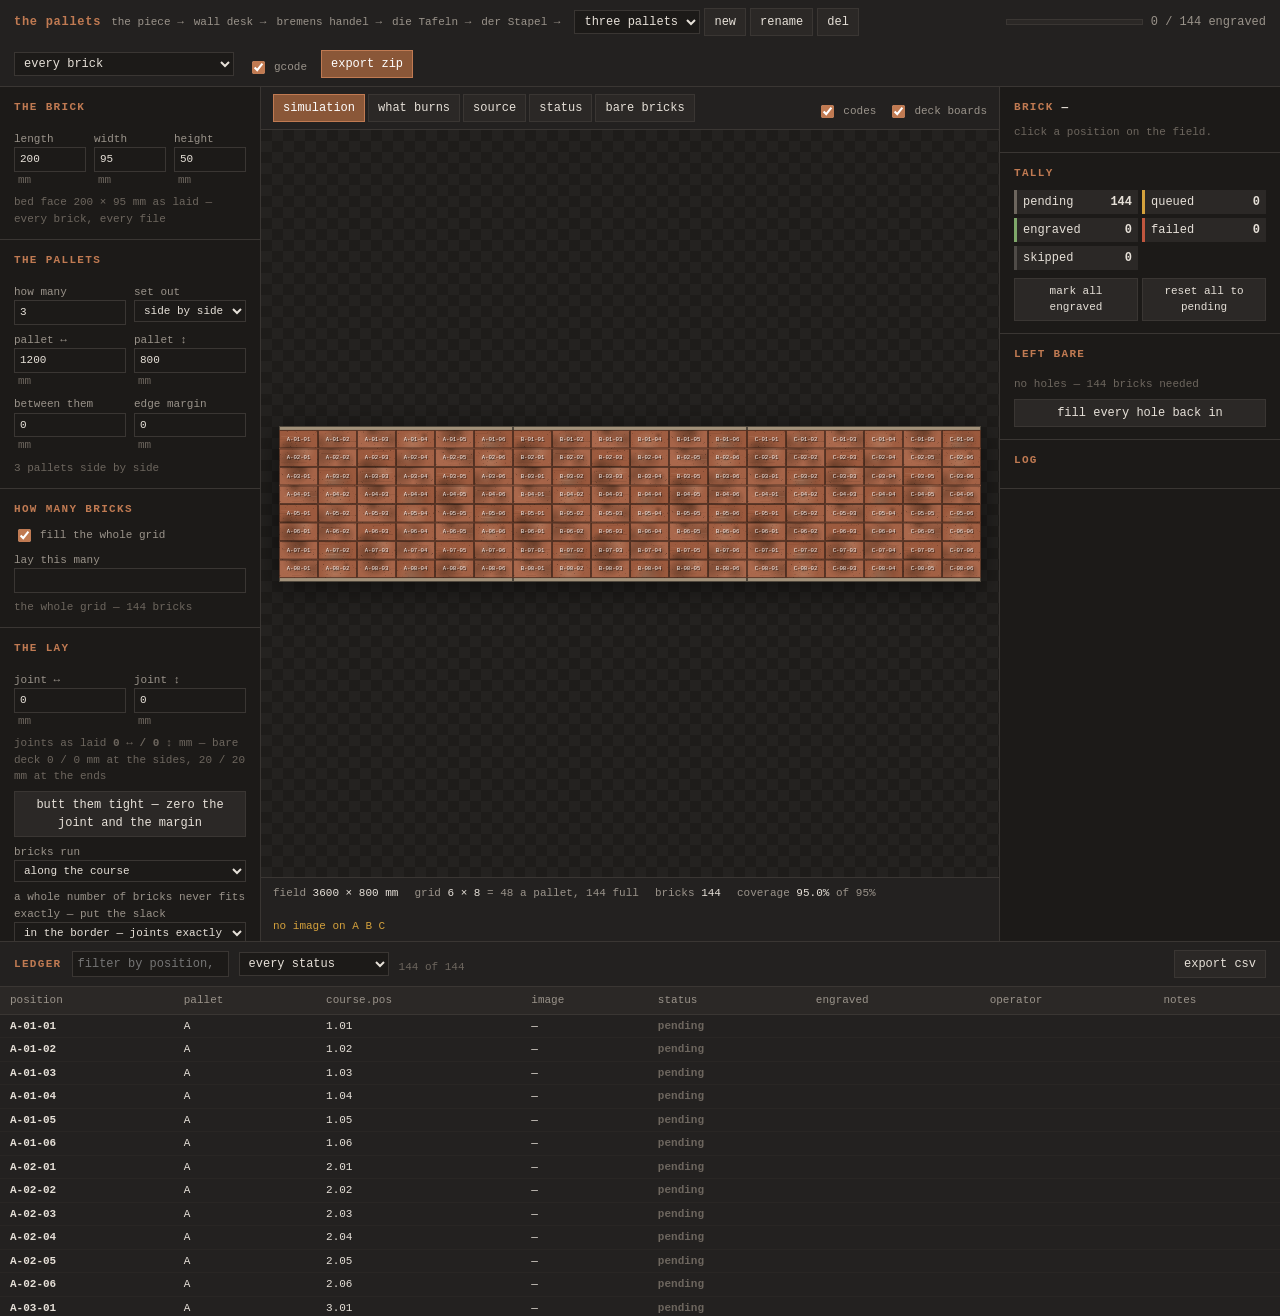
<file: layout.html>
<!DOCTYPE html>
<html lang="en">

<head>
	<meta charset="utf-8">
	<meta name="viewport" content="width=device-width, initial-scale=1">
	<title>the pallets — anti-epigraph</title>
	<link rel="icon"
		href="data:image/svg+xml,<svg xmlns='http://www.w3.org/2000/svg' viewBox='0 0 16 16'><rect width='16' height='16' fill='%231c1a18'/><rect x='1' y='6' width='4' height='4' fill='%23c07a52'/><rect x='6' y='6' width='4' height='4' fill='%23a2917a'/><rect x='11' y='6' width='4' height='4' fill='%238a5738'/></svg>">
	<link rel="stylesheet" href="css/dashboard.css">
	<link rel="stylesheet" href="css/yard.css">
</head>

<body>
	<header class="bar">
		<div class="brand">
			<strong>the pallets</strong>
			<a href="index.html">the piece →</a>
			<a href="engrave.html">wall desk →</a>
			<a href="handel.html">bremens handel →</a>
			<a href="tafeln.html">die Tafeln →</a>
			<a href="stapel.html">der Stapel →</a>
		</div>

		<div class="proj">
			<select id="planSel" title="plan"></select>
			<button id="newPlan" title="new plan">new</button>
			<button id="renamePlan" title="rename">rename</button>
			<button id="delPlan" class="danger" title="delete">del</button>
		</div>

		<div class="grow"></div>

		<div class="progress">
			<div class="bar-track">
				<div class="bar-fill" id="progressFill"></div>
			</div>
			<span id="progressText">—</span>
		</div>

		<select id="exportScope" title="what goes in the zip">
			<option value="all">every brick</option>
			<option value="todo">only what is not engraved</option>
			<option value="queued">only the queued</option>
			<option value="one">only the selected position</option>
		</select>
		<label class="check" title="include a ready-to-send .gc per brick"><input type="checkbox" id="withGcode"
				checked> gcode</label>
		<button id="exportBtn" class="primary">export zip</button>
	</header>

	<main class="layout">
		<!-- ---------------- controls ---------------- -->
		<aside class="col controls">
			<section>
				<h2>the brick</h2>
				<div class="triple">
					<label>length <input type="number" id="brickL" min="10" step="1"><i>mm</i></label>
					<label>width <input type="number" id="brickW" min="10" step="1"><i>mm</i></label>
					<label>height <input type="number" id="brickH" min="10" step="1"><i>mm</i></label>
				</div>
				<p class="hint" id="brickHint">—</p>
			</section>

			<section>
				<h2>the pallets</h2>
				<div class="pair">
					<label>how many <input type="number" id="palCount" min="1" max="8" step="1"></label>
					<label>set out
						<select id="arrange">
							<option value="row">side by side</option>
							<option value="column">end to end</option>
						</select>
					</label>
				</div>
				<div class="pair">
					<label>pallet ↔ <input type="number" id="palW" min="100" step="10"><i>mm</i></label>
					<label>pallet ↕ <input type="number" id="palH" min="100" step="10"><i>mm</i></label>
				</div>
				<div class="pair">
					<label>between them <input type="number" id="palGap" min="0" step="5"><i>mm</i></label>
					<label>edge margin <input type="number" id="palMargin" min="0" step="1"><i>mm</i></label>
				</div>
				<p class="hint" id="arrangeHint">—</p>
			</section>

			<section>
				<h2>how many bricks</h2>
				<label class="check"><input type="checkbox" id="fillAll"> fill the whole grid</label>
				<label>lay this many <input type="number" id="count" min="0" step="1"></label>
				<p class="hint" id="countHint">—</p>
			</section>

			<section>
				<h2>the lay</h2>
				<div class="pair">
					<label>joint ↔ <input type="number" id="gapX" min="0" step="0.5"><i>mm</i></label>
					<label>joint ↕ <input type="number" id="gapY" min="0" step="0.5"><i>mm</i></label>
				</div>
				<p class="hint" id="jointHint">—</p>
				<button id="buttTight" class="wide">butt them tight — zero the joint and the margin</button>
				<label>bricks run
					<select id="orient">
						<option value="along">along the course</option>
						<option value="across">across the course — turned 90°</option>
					</select>
				</label>
				<label>a whole number of bricks never fits exactly — put the slack
					<select id="align">
						<option value="center">in the border — joints exactly as typed</option>
						<option value="justify">in the joints — field flush to both pallet edges</option>
						<option value="left">at the far edge — joints as typed, all the slack at one end</option>
					</select>
				</label>
				<label class="check"><input type="checkbox" id="spread"> deal them evenly across the pallets</label>
				<p class="hint">with fewer bricks than the grid holds, the last course of each pallet comes up
					short. click any position to leave it bare instead.</p>
			</section>

			<section>
				<h2>the pictures</h2>
				<label>how they are placed
					<select id="assignMode">
						<option value="per-pallet">one picture per pallet</option>
						<option value="span">one picture across the whole field</option>
					</select>
				</label>
				<div id="assignRow"></div>
				<div id="slots"></div>
				<input type="file" id="imgFile" accept="image/*" hidden>
				<p class="hint">drop an image straight onto a slot.</p>
			</section>

			<section>
				<h2>laser</h2>
				<label>resolution
					<select id="dpi">
						<option value="127">127 dpi — 0.20 mm</option>
						<option value="169">169 dpi — 0.15 mm</option>
						<option value="254">254 dpi — 0.10 mm</option>
						<option value="318">318 dpi — 0.08 mm</option>
						<option value="508">508 dpi — 0.05 mm</option>
					</select>
				</label>
				<label>mode
					<select id="mode">
						<option value="grayscale">grayscale — power follows tone</option>
						<option value="dither">dither — floyd–steinberg, an even weave</option>
						<option value="scatter">scatter — the same, with the weave broken up</option>
						<option value="random">random — white noise, no pattern at all</option>
						<option value="threshold">threshold — hard black / white</option>
					</select>
				</label>
				<label class="thresholdOnly">cut at <input type="range" id="threshold" min="1" max="254">
					<output id="thresholdV"></output>
				</label>
				<label class="noiseOnly">grain <input type="range" id="noise" min="0" max="100">
					<output id="noiseV"></output>
				</label>
				<div class="pair noiseOnly">
					<label>seed <input type="number" id="seed" min="1" max="99999" step="1"></label>
					<label>&nbsp;<button id="reseed" class="wide">shuffle</button></label>
				</div>
				<p class="hint noiseOnly" id="noiseHint">—</p>
				<label>brightness <input type="range" id="brightness" min="-100" max="100">
					<output id="brightnessV"></output>
				</label>
				<label>contrast <input type="range" id="contrast" min="0" max="300">
					<output id="contrastV"></output>
				</label>
				<label>gamma <input type="range" id="gamma" min="20" max="300">
					<output id="gammaV"></output>
				</label>
				<label class="check"><input type="checkbox" id="invert"> invert (burn the light tones)</label>
				<label>bleed <input type="number" id="bleed" min="0" max="20" step="0.5"><i>mm past the edge</i></label>
				<button id="resetLaser" class="wide">reset the levels</button>
			</section>

			<section>
				<h2>the code on the brick</h2>
				<p class="hint">a position is named for where it goes: <b>A-03-07</b> is pallet A, course 3,
					seventh along. that is the name of its file, and what goes on the brick.</p>
				<label class="check"><input type="checkbox" id="markBurn"> burn the code into the face</label>
				<div class="pair">
					<label>size <input type="number" id="markSize" min="2" max="20" step="0.5"><i>mm</i></label>
					<label>corner
						<select id="markCorner">
							<option value="bl">bottom left</option>
							<option value="br">bottom right</option>
							<option value="tl">top left</option>
							<option value="tr">top right</option>
						</select>
					</label>
				</div>
				<p class="hint">off by default. a blank brick is indistinguishable from every other blank brick, so
					write the code on it before it leaves the machine — in pen, or burnt in here.</p>
			</section>

			<section>
				<h2>machine</h2>
				<div class="pair">
					<label>speed <input type="number" id="gcFeed" min="1" max="60000" step="100"><i>mm/min</i></label>
					<label>power <input type="number" id="gcPower" min="0" max="100" step="0.5"><i>%</i></label>
				</div>
				<label>laser mode
					<select id="gcLaserMode">
						<option value="M3">M3 — constant power</option>
						<option value="M4">M4 — dynamic, power tracks speed</option>
					</select>
				</label>
				<div class="pair">
					<label>S at full <input type="number" id="gcSMax" min="1" max="10000" step="1"><i>grbl $30</i></label>
					<label>passes <input type="number" id="gcPasses" min="1" max="20" step="1"></label>
				</div>
				<label class="check"><input type="checkbox" id="gcBidir"> scan both directions</label>
				<label>overscan <input type="number" id="gcOverscan" min="0" max="30" step="0.5"><i>mm run-up</i></label>
				<div class="pair">
					<label>origin ↔ <input type="number" id="gcOriginX" step="0.5"><i>mm</i></label>
					<label>origin ↕ <input type="number" id="gcOriginY" step="0.5"><i>mm</i></label>
				</div>
				<label class="check"><input type="checkbox" id="gcAir"> air assist (M8 / M9)</label>
			</section>

			<section>
				<h2>simulation</h2>
				<label>the burn reads
					<select id="polarity">
						<option value="darker">darker — soot and char</option>
						<option value="lighter">lighter — cut back to the body</option>
					</select>
				</label>
			</section>

			<section>
				<h2>backup</h2>
				<button id="exportJson" class="wide">save plan as .json</button>
				<button id="importJson" class="wide">load a plan .json…</button>
				<input type="file" id="jsonFile" accept="application/json,.json" hidden>
			</section>
		</aside>

		<!-- ---------------- field ---------------- -->
		<section class="col stage">
			<div class="stage-tools">
				<div class="views" id="views">
					<button data-view="simulation" class="on">simulation</button>
					<button data-view="laser">what burns</button>
					<button data-view="source">source</button>
					<button data-view="status">status</button>
					<button data-view="plan">bare bricks</button>
				</div>
				<div class="grow"></div>
				<label class="check"><input type="checkbox" id="showCodes" checked> codes</label>
				<label class="check"><input type="checkbox" id="showDeck" checked> deck boards</label>
			</div>

			<div class="canvas-wrap" id="canvasWrap">
				<canvas id="stage"></canvas>
			</div>

			<div class="stage-foot" id="stageFoot">—</div>
		</section>

		<!-- ---------------- record ---------------- -->
		<aside class="col side">
			<section id="inspector">
				<h2>brick <span id="inspLabel">—</span></h2>
				<div class="insp-body" id="inspBody">
					<p class="hint">click a brick on the field.</p>
				</div>
			</section>

			<section>
				<h2>tally</h2>
				<div id="tally" class="tally"></div>
				<div class="bulk">
					<button data-bulk="engraved">mark all engraved</button>
					<button data-bulk="pending">reset all to pending</button>
				</div>
			</section>

			<section>
				<h2>left bare</h2>
				<div id="holes" class="pool"></div>
				<p class="hint" id="holesHint">—</p>
				<button id="clearHoles" class="wide">fill every hole back in</button>
			</section>

			<section>
				<h2>log</h2>
				<div id="logList" class="log"></div>
			</section>
		</aside>
	</main>

	<!-- ---------------- ledger ---------------- -->
	<section class="ledger">
		<div class="ledger-head">
			<h2>ledger</h2>
			<input type="search" id="ledgerSearch" placeholder="filter by position, operator or note…">
			<select id="ledgerStatus">
				<option value="">every status</option>
				<option value="pending">pending</option>
				<option value="queued">queued</option>
				<option value="engraved">engraved</option>
				<option value="failed">failed</option>
				<option value="skipped">skipped</option>
			</select>
			<span class="hint" id="ledgerCount">—</span>
			<div class="grow"></div>
			<button id="exportCsv">export csv</button>
		</div>
		<div class="table-wrap">
			<table id="ledger">
				<thead>
					<tr>
						<th>position</th>
						<th>pallet</th>
						<th>course.pos</th>
						<th>image</th>
						<th>status</th>
						<th>engraved</th>
						<th>operator</th>
						<th>notes</th>
					</tr>
				</thead>
				<tbody></tbody>
			</table>
		</div>
	</section>

	<div id="toast" class="toast"></div>

	<div id="busy" class="busy" hidden>
		<div class="busy-box">
			<div id="busyText">working…</div>
			<div class="bar-track">
				<div class="bar-fill" id="busyFill"></div>
			</div>
		</div>
	</div>

	<script src="js/lib/zip.js"></script>
	<script src="js/lib/idb.js"></script>
	<script src="js/engrave/imaging.js"></script>
	<script src="js/engrave/gcode.js"></script>
	<script src="js/yard/pack.js"></script>
	<script src="js/yard/plan.js"></script>
	<script src="js/yard/export.js"></script>
	<script src="js/yard/layout-ui.js"></script>
</body>

</html>
</file>
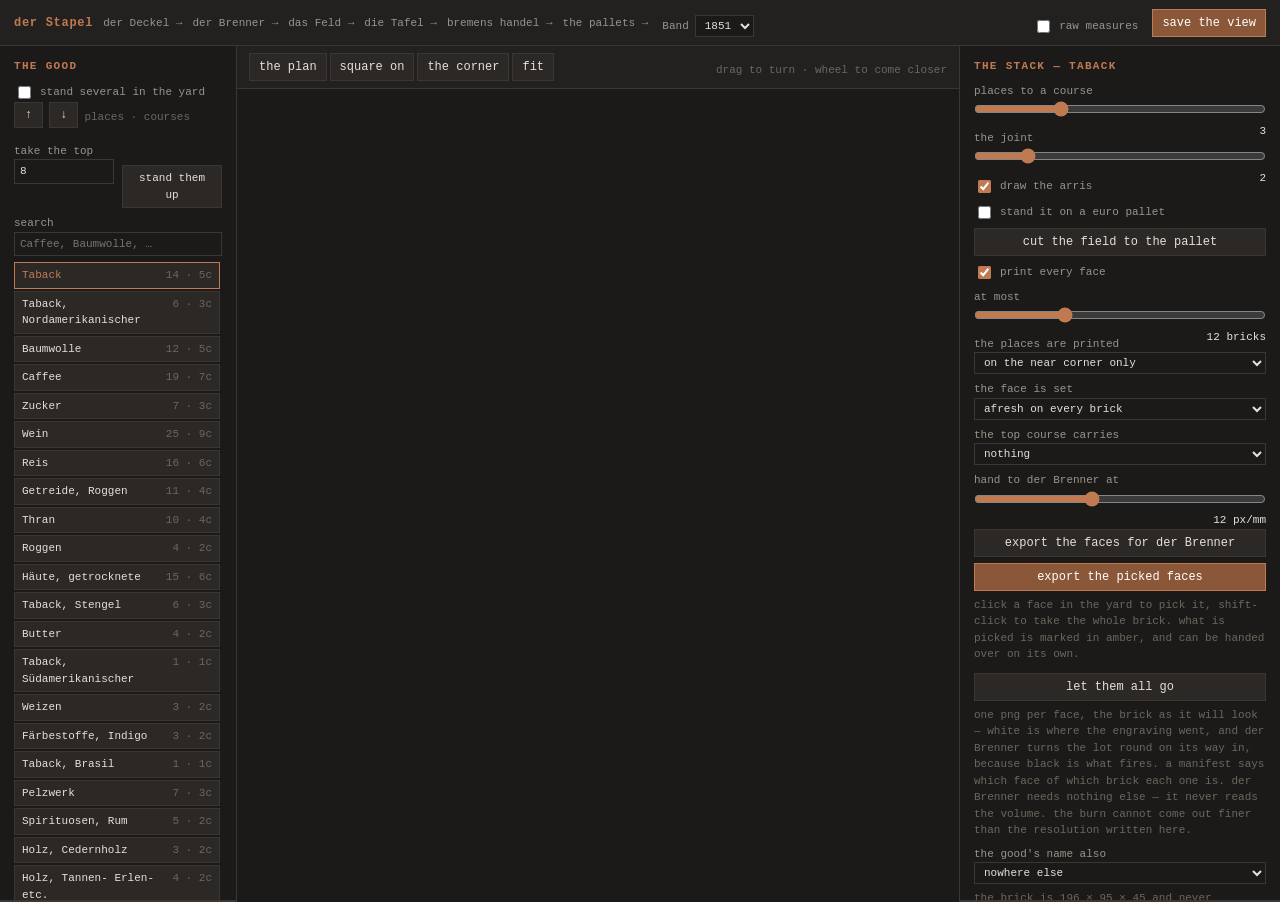
<file: stapel.html>
<!DOCTYPE html>
<html lang="en">

<head>
	<meta charset="utf-8">
	<meta name="viewport" content="width=device-width, initial-scale=1">
	<title>der Stapel — anti-epigraph</title>
	<link rel="icon"
		href="data:image/svg+xml,<svg xmlns='http://www.w3.org/2000/svg' viewBox='0 0 16 16'><rect width='16' height='16' fill='%231c1a18'/><rect x='2' y='3' width='12' height='3' fill='%235e3321'/><rect x='2' y='7' width='12' height='3' fill='%235e3321'/><rect x='2' y='11' width='12' height='3' fill='%235e3321'/></svg>">
	<link rel="stylesheet" href="css/dashboard.css">
	<link rel="stylesheet" href="css/tafeln.css">
	<link rel="stylesheet" href="css/stapel.css">
</head>

<body>
	<header class="bar">
		<div class="brand">
			<strong>der Stapel</strong>
			<a href="deckel.html">der Deckel →</a>
			<a href="brenner.html">der Brenner →</a>
			<a href="feld.html">das Feld →</a>
			<a href="tafeln.html">die Tafel →</a>
			<a href="handel.html">bremens handel →</a>
			<a href="layout.html">the pallets →</a>
		</div>

		<div class="proj">
			<label class="check">Band <select id="yearSel" title="which volume"></select></label>
		</div>

		<div class="grow"></div>

		<label class="check"><input type="checkbox" id="rawUnits"> raw measures</label>
		<button id="exportPng" class="primary">save the view</button>
	</header>

	<main class="layout">
		<!-- ---------------- the places ---------------- -->
		<aside class="col controls">
			<section>
				<h2>the good</h2>
				<label class="check"><input type="checkbox" id="many"> stand several in the yard</label>
				<div class="stepper" id="oneOnly">
					<button id="prev" title="the one above">↑</button>
					<button id="next" title="the one below">↓</button>
					<span class="hint">places · courses</span>
				</div>
				<div id="manyPick" class="pair" hidden>
					<label>take the top <input type="number" id="pickN" min="1" max="40" step="1" value="8"></label>
					<label>&nbsp;<button id="pickTop" class="wide">stand them up</button></label>
				</div>
				<label>search <input type="search" id="placeSearch" placeholder="Caffee, Baumwolle, …"></label>
				<span class="hint" id="chosenCount"></span>
				<div class="picker" id="picker"></div>
			</section>
		</aside>

		<!-- ---------------- the yard ---------------- -->
		<section class="col stage">
			<div class="stage-tools">
				<div class="views">
					<button id="vPlan">the plan</button>
					<button id="vFront">square on</button>
					<button id="vCorner">the corner</button>
					<button id="vFrame">fit</button>
				</div>
				<div class="grow"></div>
				<span class="hint">drag to turn · wheel to come closer</span>
			</div>

			<div class="canvas-wrap yard" id="canvasWrap">
				<canvas id="stage"></canvas>
			</div>

			<div class="stage-foot" id="foot">—</div>
		</section>

		<!-- ---------------- how it stands ---------------- -->
		<aside class="col side">
			<section>
				<h2>the stack — <span id="placeName">—</span></h2>
				<label>places to a course <input type="range" id="rows" min="1" max="8" step="1">
					<output id="rowsV">3</output>
				</label>
				<label>the joint <input type="range" id="gap" min="0" max="12" step="0.5">
					<output id="gapV">2</output>
				</label>
				<label class="check"><input type="checkbox" id="outline"> draw the arris</label>
				<label class="check"><input type="checkbox" id="pallet"> stand it on a euro pallet</label>
				<button id="fitPallet" class="wide">cut the field to the pallet</button>
				<label class="check"><input type="checkbox" id="everyFace"> print every face</label>
				<label>at most <input type="range" id="maxBricks" min="0" max="40" step="1">
					<output id="maxBricksV">12 bricks</output>
				</label>
				<label>the places are printed
					<select id="sides">
						<option value="1">on the near corner only</option>
						<option value="2">on both corners — half the bricks</option>
					</select>
				</label>
				<label>the face is set
					<select id="faceVary">
						<option value="brick">afresh on every brick</option>
						<option value="stack">once per good</option>
						<option value="none">the same throughout</option>
					</select>
				</label>
				<label>the top course carries
					<select id="bedOn">
						<option value="none">nothing</option>
						<option value="full">the good and the printing</option>
						<option value="source">the printing alone, without the good</option>
						<option value="picture">the engraving — one picture over all the tops</option>
					</select>
				</label>
				<label>hand to der Brenner at <input type="range" id="hoPpmm" min="4" max="24" step="1">
					<output id="hoPpmmV"></output>
				</label>
				<button id="exportFaces" class="wide">export the faces for der Brenner</button>
				<button id="exportPicked" class="wide primary" hidden>export the picked faces</button>
				<div id="pickRow">
					<p class="hint" id="pickHint">—</p>
					<div class="picks" id="pickList"></div>
					<button id="clearPicks" class="wide" hidden>let them all go</button>
				</div>
				<p class="hint" id="hoHint">one png per face, the brick as it will look —
					white is where the engraving went, and der Brenner turns the lot round
					on its way in, because black is what fires. a manifest says which face
					of which brick each one is. der Brenner needs nothing else — it never
					reads the volume. the burn cannot come out finer than the resolution
					written here.</p>
				<div id="pictureRow" hidden>
					<label>the picture comes from
						<select id="pictureProject"></select>
					</label>
					<p class="hint" id="pictureHint">—</p>
				</div>
				<label id="nameRow">the good's name also
					<select id="nameOn">
						<option value="none">nowhere else</option>
						<option value="end">on the far end</option>
						<option value="back">along the back</option>
						<option value="both">on both</option>
					</select>
				</label>
				<p class="hint">the brick is 196 × 95 × 45 and never changes. Three places fit down a
					course, so a stack stands as high as the number of places that sent the good — that
					is the whole of what the height means, and it is a different height from the one
					this yard used to show. With <i>print every face</i> off only the beds are drawn,
					which is all the plan shows and a great deal less to hold.</p>
			</section>

			<section id="manyOnly" hidden>
				<div class="panel-head">
					<h2>the field</h2>
					<button id="reshuffle">shuffle</button>
				</div>
				<label>they stand
					<select id="order">
						<option value="tallest">tallest at the back</option>
						<option value="werth">biggest Werth first</option>
						<option value="places">most places first</option>
						<option value="name">by name</option>
						<option value="picked">as they were picked</option>
						<option value="shuffle">shuffled</option>
					</select>
				</label>
				<label>rows deep <input type="range" id="gridRows" min="1" max="20" step="1">
					<output id="gridRowsV"></output>
				</label>
				<label>stacks to a row <input type="range" id="cols" min="1" max="12" step="1">
					<output id="colsV">4</output>
				</label>
				<label>the gap across <input type="range" id="gapX" min="0" max="600" step="10">
					<output id="gapXV">120 mm</output>
				</label>
				<label>the gap back <input type="range" id="gapZ" min="0" max="600" step="10">
					<output id="gapZV">120 mm</output>
				</label>
				<label>every other row over <input type="range" id="stagger" min="0" max="100" step="5">
					<output id="staggerV">0%</output>
				</label>
				<label>knocked about <input type="range" id="jitter" min="0" max="300" step="5">
					<output id="jitterV">0 mm</output>
				</label>
				<label>turned <input type="range" id="turn" min="0" max="20" step="0.5">
					<output id="turnV">0°</output>
				</label>
				<label>the deal <input type="range" id="seed" min="1" max="200" step="1">
					<output id="seedV"></output>
				</label>
				<p class="hint">the deal settles which places in the grid stay empty, and shuffles
					the goods a little within the order they stand in. <em>shuffle</em> throws it at
					random; the slider walks it one deal at a time.</p>
				<div class="laid-list" id="chosenList"></div>
				<button id="clearPicked" class="wide">back to one</button>
			</section>

			<section>
				<div class="panel-head">
					<h2>the classes</h2>
					<button id="catsAll">all</button>
					<button id="catsDefault">reset</button>
				</div>
				<div class="cats" id="cats"></div>
				<p class="hint">The volumes class every trade under six heads, but only ever as a
					place's total — no single good is tagged with its class anywhere in the source.
					These are read off the names of the goods, which places about nine in ten of them.
					The rest fall to <i>nicht zugeordnet</i>, shown by default so nothing quietly
					vanishes. A class belongs to a good and to none of its lines, so here it takes whole
					stacks out of the yard rather than thinning the ones standing in it — the figure
					beside each is how many goods it holds.</p>
			</section>

			<section>
				<div class="panel-head">
					<h2>the places</h2>
					<button id="clearStruck">put all back</button>
				</div>
				<label>hide anything under <input type="range" id="minValue" min="0" max="10" step="1">
					<output id="minValueV">no floor</output>
				</label>
				<p class="hint" id="share">—</p>
				<div id="excluded" class="laid-list"></div>
				<span class="hint" id="excludedCount"></span>
				<label>search <input type="search" id="goodSearch" placeholder="Brasilien, Cuba, …"></label>
				<div id="goodsList" class="laid-list tall"></div>
				<p class="hint">Every place standing in the yard, biggest Werth first. Striking one out
					takes it from every stack, not only this one — the long tail is what makes a stack
					unwieldy, and a floor cuts it without having to choose by hand. A place the page
					never valued is not small, only unknown, so a dash is never cut by the floor.</p>
			</section>

			<section>
				<div class="panel-head">
					<h2>the faces</h2>
					<button id="resetFace" title="back to what faces.js says">reset</button>
				</div>
				<div id="p_face"></div>
				<div class="grid2">
					<label>clay <input type="color" id="clay"></label>
					<label>ink <input type="color" id="inkCol"></label>
				</div>
				<label>texture <input type="range" id="ppmm" min="3" max="16" step="1">
					<output id="ppmmV">8 px/mm</output>
				</label>
				<label>the good on the end <input type="range" id="nameSize" min="6" max="39" step="0.5">
					<output id="nameSizeV">23 mm</output>
				</label>
				<div class="panel-head">
					<h2 style="font-size:inherit">the press</h2>
					<button id="resetPress">reset</button>
				</div>
				<label class="check"><input type="checkbox" id="pressOn"> run the faces through the press</label>
				<div id="p_press"></div>
				<button id="reseed" class="wide">another sheet of paper</button>
				<p class="hint">the edge of a stroke wanders, the ink gains or starves, and the whole
					thing sits in grain — done to the pixels, so it is in the exported faces and not
					just on screen.</p>
			</section>

			<section>
				<div class="panel-head">
					<h2>the top of the stack</h2>
					<button id="resetBed" title="back to the setting der Deckel arrived at">reset</button>
				</div>
				<p class="hint">The one face that is not a column of figures, so it carries what belongs
					to the whole stack and to nothing narrower: which good it is, and off which printing
					it was read. It is set to carry <b>nothing</b> for now — a stack cut by good has not
					settled what its top should say, and a blank one says nothing untrue. The sum and the
					ships were tried on it and taken off long before that: a Werth belongs with the
					figures on the working faces, not over them. Worked out on
					<a href="deckel.html">der Deckel →</a>, which sets this same face on its own, and
					still sets it for a place.</p>
				<div id="p_bed"></div>
			</section>

			<section>
				<h2>the faces as files</h2>
				<label class="ctl">what comes off<select id="exScope">
						<option value="one">the stack in hand</option>
						<option value="all">every stack standing</option>
					</select></label>
				<label class="ctl">the ground<select id="exGround">
						<option value="clay">the clay, as the brick stands</option>
						<option value="white">white, as the volumes are printed</option>
					</select></label>
				<label>fineness <input type="range" id="exPpmm" min="4" max="48" step="1">
					<output id="exPpmmV">24 px/mm</output>
				</label>
				<p class="hint" id="exSize">—</p>
				<button id="exportPngs" class="wide primary">export the faces</button>
				<p class="hint">One png a printed side, at the size the brick actually is: a long face
					is 196 × 45 mm, a small one 95 × 45, the bed 196 × 95. The top comes off with the
					course that carries it — one to a stack, since every other bed in a yard is under a
					brick — and it is set even where the yard is standing with a bare one. The good's
					name is one drawing hung on every course, so it comes off once and not once a
					course; a face with nothing on it is not written at all.</p>
				<p class="hint">They arrive as separate downloads — a browser will ask once whether it
					may save several files.</p>
			</section>

			<section>
				<h2>what is on which face</h2>
				<p class="hint">A row is one line bent round a corner. It begins on <b>the small
					face</b>, 95 × 45 — the place, flush left, run out on leader dots to the arris — and
					finishes on <b>the long face</b>, 196 × 45, where the dots pick up again and carry
					the eye to the quantity in its own measure and then to the Werth, flush right. Of a
					brick's four upright faces those are the two that meet at the near edge, the small
					one on the left and the long one on the right, so the whole reading stands in front
					of anyone who does not move.</p>
				<p class="hint">Both figures are on the one face on purpose. A quantity and a value are
					the two halves of one statement — 800,677 Ld'or means nothing without the pounds it
					was paid for — and nothing is served by making someone walk round a stack to put
					them together. It costs the place's name the room the figures take, so a long name
					is clipped rather than allowed to reach the arris: the dots have to start somewhere
					or the line does not read as a line.</p>
				<p class="hint"><b>the bed</b>, 196 × 95 — only the topmost course carries it, and here
					it carries nothing.<br><b>the far end</b>, 95 × 45, and <b>the back</b>, 196 × 45 —
					the same pair again, round the other corner, bare unless the good's name is put on
					them; then it repeats down every course of the stack, the way a title repeats down
					the spines of a run of volumes.</p>
				<p class="hint">Printed on <b>both corners</b> that far pair carries the next three
					places instead — the small face their names, the long face their figures, read the
					same way round the same kind of edge — so a brick holds six and the stack comes out
					half as high. Nothing is lost but the standing still: no one in front of it sees more
					than half of who sent the good, and the name has nowhere left to go.</p>
			</section>

			<section>
				<h2>the courses</h2>
				<div class="courses" id="courses"></div>
			</section>
		</aside>
	</main>

	<div id="toast" class="toast"></div>

	<script src="js/lib/three.min.js"></script>
	<script src="js/lib/idb.js"></script>
	<script src="js/engrave/imaging.js"></script>
	<script src="data/handel-all.js"></script>
	<script src="js/tafeln/model.js"></script>
	<script src="js/tafeln/plate.js"></script>
	<script src="js/tafeln/ink.js"></script>
	<script src="js/stapel/faces.js"></script>
	<script src="js/lib/zip.js"></script>
	<script src="js/stapel/handoff.js"></script>
	<script src="js/stapel/panel.js"></script>
	<script src="js/stapel/scene.js"></script>
	<script src="js/stapel/ui.js"></script>
</body>

</html>
</file>
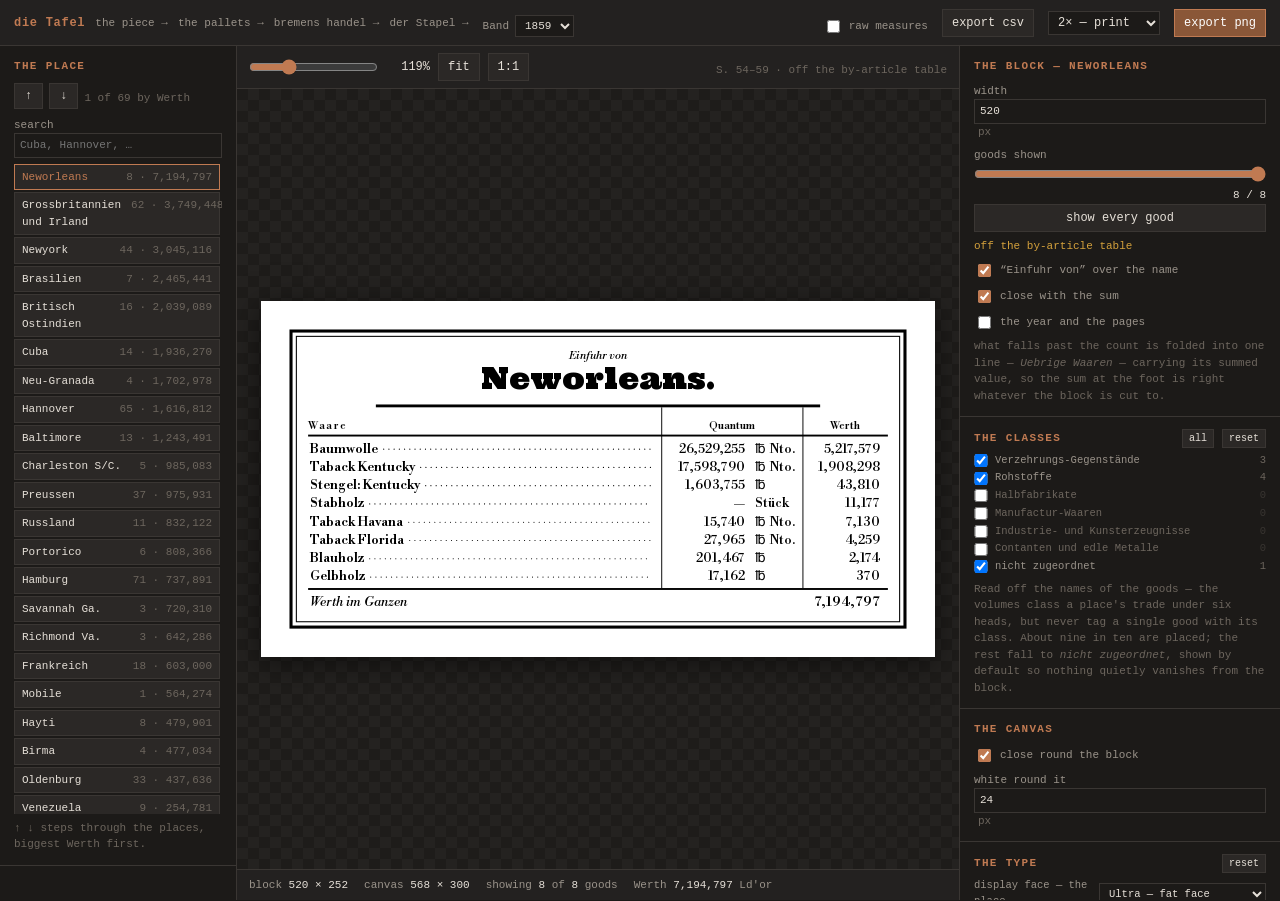
<file: tafeln.html>
<!DOCTYPE html>
<html lang="en">

<head>
	<meta charset="utf-8">
	<meta name="viewport" content="width=device-width, initial-scale=1">
	<title>die Tafel — anti-epigraph</title>
	<link rel="icon"
		href="data:image/svg+xml,<svg xmlns='http://www.w3.org/2000/svg' viewBox='0 0 16 16'><rect width='16' height='16' fill='%23f6f2e8'/><rect x='3' y='2' width='10' height='12' fill='none' stroke='%231a1512' stroke-width='1.4'/><rect x='5' y='5' width='6' height='1.4' fill='%231a1512'/></svg>">
	<link rel="stylesheet" href="css/dashboard.css">
	<link rel="stylesheet" href="css/tafeln.css">
</head>

<body>
	<header class="bar">
		<div class="brand">
			<strong>die Tafel</strong>
			<a href="index.html">the piece →</a>
			<a href="layout.html">the pallets →</a>
			<a href="handel.html">bremens handel →</a>
			<a href="stapel.html">der Stapel →</a>
		</div>

		<div class="proj">
			<label class="check">Band <select id="yearSel" title="which volume"></select></label>
		</div>

		<div class="grow"></div>

		<label class="check" title="print the measures as the scan gave them, ditto marks and all">
			<input type="checkbox" id="rawUnits"> raw measures
		</label>
		<button id="exportCsv">export csv</button>
		<select id="exScale" title="how many times full size">
			<option value="1">1× — screen</option>
			<option value="2" selected>2× — print</option>
			<option value="3">3×</option>
			<option value="4">4× — plate</option>
		</select>
		<button id="exportPng" class="primary">export png</button>
	</header>

	<main class="layout">
		<!-- ---------------- the place ---------------- -->
		<aside class="col controls">
			<section>
				<h2>the place</h2>
				<div class="stepper">
					<button id="prev" title="the one above">↑</button>
					<button id="next" title="the one below">↓</button>
					<span class="hint" id="rank">—</span>
				</div>
				<label>search <input type="search" id="placeSearch" placeholder="Cuba, Hannover, …"></label>
				<div class="picker" id="picker"></div>
				<p class="hint">↑ ↓ steps through the places, biggest Werth first.</p>
			</section>
		</aside>

		<!-- ---------------- the block ---------------- -->
		<section class="col stage">
			<div class="stage-tools">
				<div class="zoomrow" style="min-width:250px">
					<input type="range" id="zoom" min="10" max="400" step="1" value="100">
					<output id="zoomV">100%</output>
					<button id="zoomFit">fit</button>
					<button id="zoom1">1:1</button>
				</div>
				<div class="grow"></div>
				<span class="hint" id="pages">—</span>
			</div>

			<div class="canvas-wrap" id="canvasWrap">
				<canvas id="stage"></canvas>
			</div>

			<div class="stage-foot" id="stageFoot">—</div>
		</section>

		<!-- ---------------- how it is set ---------------- -->
		<aside class="col side">
			<section>
				<h2>the block — <span id="blockName">—</span></h2>
				<label>width <input type="number" id="width" min="160" max="3000" step="10"><i>px</i></label>
				<label>goods shown <input type="range" id="rows" min="1" step="1">
					<output id="rowsV"></output>
				</label>
				<button id="allRows" class="wide">show every good</button>
				<p class="hint" id="source">—</p>
				<label class="check"><input type="checkbox" id="kicker"> “Einfuhr von” over the name</label>
				<label class="check"><input type="checkbox" id="total"> close with the sum</label>
				<label class="check"><input type="checkbox" id="foot"> the year and the pages</label>
				<p class="hint">what falls past the count is folded into one line — <i>Uebrige Waaren</i> —
					carrying its summed value, so the sum at the foot is right whatever the block is cut to.</p>
			</section>

			<section>
				<div class="panel-head">
					<h2>the classes</h2>
					<button id="catsAll">all</button>
					<button id="catsDefault">reset</button>
				</div>
				<div class="cats" id="cats"></div>
				<p class="hint">Read off the names of the goods — the volumes class a place's trade
					under six heads, but never tag a single good with its class. About nine in ten are
					placed; the rest fall to <i>nicht zugeordnet</i>, shown by default so nothing
					quietly vanishes from the block.</p>
			</section>

			<section>
				<h2>the canvas</h2>
				<label class="check"><input type="checkbox" id="canvasFit"> close round the block</label>
				<label>white round it <input type="number" id="canvasMargin" min="0" max="400" step="4"><i>px</i></label>
				<div id="canvasFixed">
					<div class="grid2">
						<label>width <input type="number" id="canvasW" min="100" step="10"><i>px</i></label>
						<label>height <input type="number" id="canvasH" min="100" step="10"><i>px</i></label>
					</div>
					<label>the block sits
						<select id="canvasAlign">
							<option value="center">in the middle</option>
							<option value="top">at the top</option>
							<option value="left">to the left</option>
							<option value="right">to the right</option>
						</select>
					</label>
					<button id="fitToBlock" class="wide">take the block's own size</button>
				</div>
			</section>

			<section>
				<div class="panel-head">
					<h2>the type</h2>
					<button id="resetType" title="every metric back to the volume's own setting">reset</button>
				</div>
				<div id="p_type"></div>
			</section>

			<section>
				<h2>the spacing</h2>
				<div id="p_space"></div>
			</section>

			<section>
				<h2>the rules</h2>
				<div id="p_rules"></div>
			</section>

			<section>
				<div class="panel-head">
					<h2>the press</h2>
					<button id="resetInk">reset</button>
				</div>
				<label class="check"><input type="checkbox" id="inkOn"> run it through the press</label>
				<div id="p_ink"></div>
				<button id="reseed" class="wide">another sheet of paper</button>
				<p class="hint">the edge of a stroke wanders, the ink gains or starves, and the whole thing
					sits in grain — done to the pixels, so it is in the exported file and not just on screen.</p>
			</section>

			<section>
				<h2>the goods</h2>
				<div class="goods" id="goods"></div>
				<p class="hint">greyed rows are the ones folded into <i>Uebrige Waaren</i>. Under each good:
					the class its name was read into, its share of the block's Werth, and anything the reading
					supplied — a figure the volumes left as a dash, two lines added together across a column
					break, a <span class="swatch">℔ Nto.</span> carried down on ditto marks.</p>
			</section>

			<section>
				<h2>the reading</h2>
				<p class="hint">Every figure here is that place's own figure, and the sum at the foot is what
					that place sent — not what the article came to across the world.</p>
				<p class="hint">Zucker, Caffee, Sago, Reis, Taback, Cacao and Baumwolle are weighed net, said
					once at the head of the printed block and carried down it on ditto marks. Read line by
					line those marks are lost, so they are restored here as <span class="swatch">℔ Nto.</span>
				</p>
			</section>
		</aside>
	</main>

	<div id="toast" class="toast"></div>

	<script src="data/handel-all.js"></script>
	<script src="js/tafeln/model.js"></script>
	<script src="js/tafeln/plate.js"></script>
	<script src="js/tafeln/ink.js"></script>
	<script src="js/tafeln/ui.js"></script>
</body>

</html>
</file>
<file: css/dashboard.css>
/* the engraving desk — a workshop instrument, not a website.
   warm neutrals off the clay palette of the piece, monospace throughout,
   dense enough to hold a whole wall on one screen. */

:root {
	--bg: #1c1a18;
	--panel: #232120;
	--panel-2: #2b2826;
	--line: #3a3633;
	--ink: #e6e0d8;
	--dim: #9a938a;
	--faint: #6d665e;
	--clay: #c07a52;
	--clay-dim: #8a5738;

	--pending: #6d665e;
	--queued: #d4a13c;
	--engraved: #7fa86a;
	--failed: #c0563e;
	--skipped: #4f4b47;
}

* {
	box-sizing: border-box;
}

body {
	margin: 0;
	background: var(--bg);
	color: var(--ink);
	font: 12px/1.5 ui-monospace, SFMono-Regular, Menlo, monospace;
	display: flex;
	flex-direction: column;
	min-height: 100vh;
}

h2 {
	font-size: 11px;
	letter-spacing: .12em;
	text-transform: uppercase;
	color: var(--clay);
	margin: 0 0 8px;
	font-weight: 600;
}

a {
	color: var(--dim);
}

a:hover {
	color: var(--clay);
}

.grow {
	flex: 1;
}

.hint {
	color: var(--faint);
	margin: 6px 0 0;
	font-size: 11px;
}

/* ---------------- top bar ---------------- */
.bar {
	display: flex;
	align-items: center;
	gap: 14px;
	padding: 8px 14px;
	background: var(--panel);
	border-bottom: 1px solid var(--line);
	position: sticky;
	top: 0;
	z-index: 20;
	flex-wrap: wrap;
}

.brand {
	display: flex;
	align-items: baseline;
	gap: 10px;
}

.brand strong {
	color: var(--clay);
	letter-spacing: .06em;
}

.brand a {
	font-size: 11px;
	text-decoration: none;
}

.proj {
	display: flex;
	gap: 4px;
	align-items: center;
}

/* selects in the bar size to their content — left at 100% they claim a
   whole row and push everything else onto a second line */
.bar select {
	width: auto;
	max-width: 240px;
}

.progress {
	display: flex;
	align-items: center;
	gap: 8px;
	min-width: 190px;
	flex: 0 1 260px;
}

.progress span {
	white-space: nowrap;
	color: var(--dim);
}

.bar-track {
	flex: 1;
	height: 6px;
	background: var(--panel-2);
	border: 1px solid var(--line);
	overflow: hidden;
	min-width: 90px;
}

.bar-fill {
	height: 100%;
	width: 0;
	background: var(--engraved);
	transition: width .25s;
}

/* ---------------- form furniture ---------------- */
button,
select,
input,
output {
	font: inherit;
	color: var(--ink);
}

button {
	background: var(--panel-2);
	border: 1px solid var(--line);
	padding: 4px 9px;
	cursor: pointer;
}

button:hover {
	border-color: var(--clay-dim);
	color: #fff;
}

button.primary {
	background: var(--clay-dim);
	border-color: var(--clay);
	color: #fff;
}

button.primary:hover {
	background: var(--clay);
}

button.danger:hover {
	border-color: var(--failed);
	color: var(--failed);
}

button.wide {
	display: block;
	width: 100%;
	margin: 6px 0 0;
}

button.on {
	background: var(--clay-dim);
	border-color: var(--clay);
	color: #fff;
}

select,
input[type=number],
input[type=text],
input[type=search] {
	background: var(--bg);
	border: 1px solid var(--line);
	padding: 3px 5px;
	width: 100%;
	min-width: 0;
}

input[type=range] {
	width: 100%;
	accent-color: var(--clay);
	margin: 2px 0;
}

label {
	display: block;
	margin: 7px 0 0;
	color: var(--dim);
	font-size: 11px;
}

label i {
	font-style: normal;
	color: var(--faint);
	margin-left: 4px;
}

label output {
	color: var(--ink);
	float: right;
}

label.check {
	display: flex;
	align-items: center;
	gap: 6px;
	cursor: pointer;
}

label.check input {
	width: auto;
	accent-color: var(--clay);
}

.pair,
.triple {
	display: grid;
	gap: 8px;
}

.pair {
	grid-template-columns: 1fr 1fr;
}

.triple {
	grid-template-columns: 1fr 1fr 1fr;
}

/* ---------------- layout ---------------- */
.layout {
	display: grid;
	grid-template-columns: 260px minmax(0, 1fr) 280px;
	gap: 1px;
	background: var(--line);
	flex: 1;
	min-height: 0;
}

.col {
	background: var(--bg);
	min-width: 0;
}

.controls,
.side {
	overflow-y: auto;
	max-height: calc(100vh - 46px);
}

.controls section,
.side section {
	padding: 12px 14px;
	border-bottom: 1px solid var(--line);
}

/* ---------------- stage ---------------- */
.stage {
	display: flex;
	flex-direction: column;
	min-height: 460px;
}

.stage-tools {
	display: flex;
	align-items: center;
	gap: 12px;
	padding: 7px 12px;
	border-bottom: 1px solid var(--line);
	background: var(--panel);
	flex-wrap: wrap;
}

.views {
	display: flex;
	gap: 3px;
}

.canvas-wrap {
	flex: 1;
	display: grid;
	place-items: center;
	padding: 18px;
	background:
		repeating-conic-gradient(#242220 0% 25%, #1e1c1a 0% 50%) 0 0/22px 22px;
	overflow: auto;
	min-height: 0;
}

#stage {
	max-width: 100%;
	max-height: 100%;
	cursor: crosshair;
	box-shadow: 0 6px 30px rgba(0, 0, 0, .55);
}

.stage-foot {
	padding: 7px 12px;
	border-top: 1px solid var(--line);
	background: var(--panel);
	color: var(--dim);
	font-size: 11px;
	display: flex;
	gap: 16px;
	flex-wrap: wrap;
}

.stage-foot b {
	color: var(--ink);
	font-weight: 500;
}

.stage-foot .warn {
	color: var(--queued);
}

.stage-foot .bad {
	color: var(--failed);
}

/* ---------------- inspector ---------------- */
.insp-body .row {
	display: flex;
	justify-content: space-between;
	gap: 8px;
	padding: 2px 0;
	color: var(--dim);
}

.insp-body .row b {
	color: var(--ink);
	font-weight: 500;
}

#inspLabel {
	color: var(--ink);
	text-transform: none;
	letter-spacing: 0;
}

.chip-row {
	display: flex;
	flex-wrap: wrap;
	gap: 4px;
	margin: 8px 0;
}

.chip {
	padding: 3px 8px;
	border: 1px solid var(--line);
	background: var(--panel-2);
	cursor: pointer;
	font-size: 11px;
}

.chip.on {
	color: #14120f;
	font-weight: 600;
}

.chip[data-status=queued].on {
	background: var(--queued);
	border-color: var(--queued);
}

.chip[data-status=engraved].on {
	background: var(--engraved);
	border-color: var(--engraved);
}

.chip[data-status=failed].on {
	background: var(--failed);
	border-color: var(--failed);
	color: #fff;
}

.chip[data-status=skipped].on {
	background: var(--skipped);
	border-color: var(--skipped);
	color: var(--ink);
}

.chip[data-status=pending].on {
	background: var(--pending);
	border-color: var(--pending);
}

#inspThumb {
	width: 100%;
	display: block;
	margin: 8px 0;
	border: 1px solid var(--line);
	image-rendering: pixelated;
	background: #000;
}

textarea {
	width: 100%;
	background: var(--bg);
	border: 1px solid var(--line);
	color: var(--ink);
	font: inherit;
	padding: 4px;
	resize: vertical;
	min-height: 46px;
}

/* ---------------- tally ---------------- */
.tally {
	display: grid;
	grid-template-columns: 1fr 1fr;
	gap: 4px;
}

.tally div {
	display: flex;
	justify-content: space-between;
	padding: 3px 6px;
	background: var(--panel-2);
	border-left: 3px solid var(--line);
}

.tally div b {
	font-weight: 600;
}

.tally .t-pending {
	border-color: var(--pending);
}

.tally .t-queued {
	border-color: var(--queued);
}

.tally .t-engraved {
	border-color: var(--engraved);
}

.tally .t-failed {
	border-color: var(--failed);
}

.tally .t-skipped {
	border-color: var(--skipped);
}

.bulk {
	display: flex;
	gap: 4px;
	margin-top: 8px;
}

.bulk button {
	flex: 1;
	font-size: 11px;
}

.log {
	max-height: 190px;
	overflow-y: auto;
	color: var(--faint);
	font-size: 11px;
}

.log div {
	padding: 2px 0;
	border-bottom: 1px solid var(--panel-2);
}

.log time {
	color: var(--line);
	margin-right: 6px;
}

/* ---------------- ledger ---------------- */
.ledger {
	border-top: 1px solid var(--line);
	background: var(--panel);
}

.ledger-head {
	display: flex;
	align-items: center;
	gap: 10px;
	padding: 8px 14px;
	flex-wrap: wrap;
}

.ledger-head h2 {
	margin: 0;
}

.ledger-head input,
.ledger-head select {
	width: auto;
	min-width: 150px;
}

.table-wrap {
	max-height: 330px;
	overflow: auto;
	border-top: 1px solid var(--line);
}

table {
	width: 100%;
	border-collapse: collapse;
	font-size: 11px;
}

th {
	position: sticky;
	top: 0;
	background: var(--panel-2);
	text-align: left;
	padding: 5px 10px;
	color: var(--dim);
	font-weight: 500;
	border-bottom: 1px solid var(--line);
	white-space: nowrap;
}

td {
	padding: 3px 10px;
	border-bottom: 1px solid #292624;
	white-space: nowrap;
}

tbody tr:hover {
	background: var(--panel-2);
	cursor: pointer;
}

tbody tr.sel {
	background: #332c25;
}

td.st {
	font-weight: 600;
}

td.st[data-s=pending] {
	color: var(--pending);
}

td.st[data-s=queued] {
	color: var(--queued);
}

td.st[data-s=engraved] {
	color: var(--engraved);
}

td.st[data-s=failed] {
	color: var(--failed);
}

td.st[data-s=skipped] {
	color: var(--skipped);
}

td.notes {
	white-space: normal;
	color: var(--dim);
	max-width: 320px;
}

/* ---------------- overlays ---------------- */
.toast {
	position: fixed;
	bottom: 16px;
	left: 50%;
	transform: translateX(-50%) translateY(20px);
	background: var(--panel-2);
	border: 1px solid var(--clay-dim);
	padding: 7px 16px;
	opacity: 0;
	pointer-events: none;
	transition: opacity .2s, transform .2s;
	z-index: 60;
}

.toast.show {
	opacity: 1;
	transform: translateX(-50%) translateY(0);
}

.busy {
	position: fixed;
	inset: 0;
	background: rgba(12, 11, 10, .8);
	display: grid;
	place-items: center;
	z-index: 50;
}

.busy[hidden] {
	display: none;
}

.busy-box {
	background: var(--panel);
	border: 1px solid var(--line);
	padding: 18px 22px;
	min-width: 300px;
}

.busy-box .bar-track {
	margin-top: 10px;
}

/* ---------------- the bed ---------------- */
.bed-list {
	display: flex;
	flex-direction: column;
	gap: 2px;
	margin: 8px 0 0;
	max-height: 190px;
	overflow-y: auto;
}

.bed-list div {
	display: flex;
	align-items: baseline;
	gap: 6px;
	padding: 2px 5px;
	background: var(--panel-2);
	font-size: 11px;
}

.bed-list div.off {
	outline: 1px solid var(--failed);
}

.bed-list b {
	color: var(--clay);
	font-weight: 600;
	min-width: 16px;
	text-align: right;
}

.bed-list span {
	flex: 1;
	color: var(--ink);
}

.bed-list i {
	color: var(--faint);
	font-style: normal;
}

.bed-list button {
	padding: 0 5px;
	line-height: 1.4;
	font-size: 11px;
}

.hint.warn {
	color: var(--queued);
}

.hint.bad {
	color: var(--failed);
}

.bundled-list {
	display: flex;
	flex-direction: column;
	gap: 3px;
	margin-top: 6px;
}

.bundled-list button {
	text-align: left;
	overflow: hidden;
	text-overflow: ellipsis;
	white-space: nowrap;
	font-size: 11px;
}

.drop.over {
	outline: 1px dashed var(--clay);
	outline-offset: 4px;
}

@media (max-width: 1100px) {
	.layout {
		grid-template-columns: 1fr;
	}

	.controls,
	.side {
		max-height: none;
	}
}
</file>
<file: css/tafeln.css>
/* die Tafel — the composing stone.
   The workshop chrome comes from dashboard.css; what is here is the faces
   the block can be set in, and the furniture round the stone itself. */

/* Ultra is the nearest free cut of the Fette Antiqua the volumes head their
   blocks with — a true fat face, hairline serifs, the stress dead vertical.
   Abril and Rozha are the same idea drawn later; Bevan is the fat Egyptian.
   For the text and the figures the Didones: Bodoni Moda (optical sizes),
   Libre Bodoni, Playfair. Libre Baskerville stays on the list as the
   transitional it is — a century early, and it shows. All self-hosted, so
   the page keeps its faces off-line and straight off disk. */

@font-face {
	font-family: 'Ultra';
	font-style: normal;
	font-weight: 400;
	font-display: block;
	src: url('../fonts/ultra-400.woff2') format('woff2');
}

@font-face {
	font-family: 'Abril Fatface';
	font-style: normal;
	font-weight: 400;
	font-display: block;
	src: url('../fonts/abril-fatface-400.woff2') format('woff2');
}

@font-face {
	font-family: 'Rozha One';
	font-style: normal;
	font-weight: 400;
	font-display: block;
	src: url('../fonts/rozha-one-400.woff2') format('woff2');
}

@font-face {
	font-family: 'Bevan';
	font-style: normal;
	font-weight: 400;
	font-display: block;
	src: url('../fonts/bevan-400.woff2') format('woff2');
}

@font-face {
	font-family: 'Bodoni Moda';
	font-style: normal;
	font-weight: 400 700;
	font-display: block;
	src: url('../fonts/bodoni-moda-400.woff2') format('woff2');
}

@font-face {
	font-family: 'Bodoni Moda';
	font-style: italic;
	font-weight: 400 700;
	font-display: block;
	src: url('../fonts/bodoni-moda-400i.woff2') format('woff2');
}

@font-face {
	font-family: 'Libre Bodoni';
	font-style: normal;
	font-weight: 400 700;
	font-display: block;
	src: url('../fonts/libre-bodoni-400.woff2') format('woff2');
}

@font-face {
	font-family: 'Libre Bodoni';
	font-style: italic;
	font-weight: 400 700;
	font-display: block;
	src: url('../fonts/libre-bodoni-400i.woff2') format('woff2');
}

@font-face {
	font-family: 'Playfair Display';
	font-style: normal;
	font-weight: 400 700;
	font-display: block;
	src: url('../fonts/playfair-400.woff2') format('woff2');
}

@font-face {
	font-family: 'Playfair Display';
	font-style: italic;
	font-weight: 400 700;
	font-display: block;
	src: url('../fonts/playfair-400i.woff2') format('woff2');
}

@font-face {
	font-family: 'Libre Baskerville';
	font-style: normal;
	font-weight: 400 700;
	font-display: block;
	src: url('../fonts/libre-baskerville-400.woff2') format('woff2');
}

@font-face {
	font-family: 'Libre Baskerville';
	font-style: italic;
	font-weight: 400 700;
	font-display: block;
	src: url('../fonts/libre-baskerville-400i.woff2') format('woff2');
}

/* the panel earns its width — there are a lot of settings on a block */
.layout {
	grid-template-columns: 236px minmax(0, 1fr) 320px;
}

/* ---------------- the stone ---------------- */

#stage {
	background: #fff;
	cursor: default;
	box-shadow: 0 6px 30px rgba(0, 0, 0, .55);
}

/* ---------------- the places to hand ---------------- */

.stepper {
	display: flex;
	align-items: center;
	gap: 6px;
	margin-bottom: 8px;
}

.stepper button {
	padding: 3px 10px;
}

.picker {
	max-height: calc(100vh - 250px);
	overflow-y: auto;
	display: flex;
	flex-direction: column;
	gap: 2px;
	margin-top: 6px;
	padding-right: 2px;
}

.picker button {
	display: flex;
	justify-content: space-between;
	gap: 10px;
	align-items: baseline;
	text-align: left;
	width: 100%;
	font-size: 11px;
	padding: 4px 7px;
}

.picker button span.n {
	color: var(--faint);
	font-variant-numeric: tabular-nums;
	flex: none;
}

.picker button.on {
	border-color: var(--clay);
	background: var(--panel-2);
	color: var(--clay);
}

/* ---------------- the settings ---------------- */

/* a metric is a name, a slider and a number on one line — a dozen of them
   in a group have to stay readable without becoming a wall */
.ctl {
	display: grid;
	grid-template-columns: 118px minmax(0, 1fr) 40px;
	align-items: center;
	gap: 7px;
	margin: 0 0 3px;
	font-size: 10.5px;
	color: var(--dim);
}

.ctl select {
	grid-column: 2 / span 2;
	min-width: 0;
	font-size: 10.5px;
}

.ctl input[type=range] {
	margin: 0;
	min-width: 0;
}

.ctl output {
	font-size: 10px;
	text-align: right;
	color: var(--ink);
	font-variant-numeric: tabular-nums;
}

.panel-head {
	display: flex;
	align-items: baseline;
	gap: 8px;
}

.panel-head h2 {
	flex: 1;
	margin-bottom: 6px;
}

.panel-head button {
	font-size: 10px;
	padding: 1px 6px;
}

.grid2 {
	display: grid;
	grid-template-columns: 1fr 1fr;
	gap: 6px;
}

/* ---------------- the goods in the block ---------------- */

.goods {
	max-height: 300px;
	overflow-y: auto;
	font-size: 11px;
}

.good {
	display: grid;
	grid-template-columns: minmax(0, 1fr) auto auto;
	gap: 2px 8px;
	padding: 3px 0;
	border-bottom: 1px solid var(--line);
	font-variant-numeric: tabular-nums;
}

.good.out {
	color: var(--faint);
}

.good .g-n {
	overflow: hidden;
	text-overflow: ellipsis;
	white-space: nowrap;
}

.good .g-q {
	color: var(--dim);
	white-space: nowrap;
}

.good.out .g-q {
	color: var(--faint);
}

.good .g-q i {
	color: var(--faint);
	font-style: normal;
}

.good .g-v {
	min-width: 62px;
	text-align: right;
}

/* the second line: what class the name was read into, what share of the
   block's Werth the good carries, and anything the reading had to supply */
.good .g-meta {
	grid-column: 1 / -1;
	display: flex;
	align-items: center;
	gap: 6px;
	font-size: 9.5px;
	line-height: 1.4;
	color: var(--faint);
}

.good.out .g-meta {
	opacity: .55;
}

.good .g-cat {
	flex: none;
	letter-spacing: .04em;
	text-transform: lowercase;
	color: var(--dim);
}

.good .g-cat::before {
	content: '';
	display: inline-block;
	width: 5px;
	height: 5px;
	margin-right: 4px;
	border-radius: 50%;
	background: currentColor;
	vertical-align: 1px;
}

.good .c-consumables {
	color: #c98a4b;
}

.good .c-raw_materials {
	color: #7fa86a;
}

.good .c-semi_finished {
	color: #6f9bb5;
}

.good .c-manufactured {
	color: #b07ab8;
}

.good .c-industrial_art {
	color: #d4a13c;
}

.good .c-specie_metals {
	color: #cdc08a;
}

.good .c-unplaced {
	color: var(--faint);
}

.good .g-bar {
	flex: 1 1 auto;
	min-width: 18px;
	height: 3px;
	background: var(--line);
}

.good .g-bar i {
	display: block;
	height: 100%;
	background: var(--clay);
}

.good.out .g-bar i {
	background: var(--faint);
}

.good .g-pc {
	flex: none;
	min-width: 30px;
	text-align: right;
	color: var(--dim);
}

/* where the block is not simply the page: a dash, two lines added
   together, a measure carried down on ditto marks and restored here */
.good .g-flag {
	flex: none;
	font-weight: 400;
	padding: 0 4px;
	border: 1px solid var(--line);
	color: var(--dim);
}

.good .g-flag.net {
	color: var(--faint);
}

/* ---------------- the block's own scale ---------------- */

.zoomrow {
	display: flex;
	align-items: center;
	gap: 8px;
}

.zoomrow input[type=range] {
	flex: 1;
}

.zoomrow output {
	min-width: 44px;
	text-align: right;
}

.swatch {
	font-family: 'Ultra', Georgia, serif;
	font-size: 15px;
	color: var(--ink);
	letter-spacing: .02em;
}

/* a block built off the by-article table is the coarser of the two readings —
   fewer goods than the place actually sent — so it is marked as such */
.warnhint {
	color: var(--queued);
}

/* ---------------- the classes ---------------- */

.cats label {
	display: grid;
	grid-template-columns: 14px minmax(0, 1fr) auto;
	align-items: center;
	gap: 7px;
	margin: 0 0 2px;
	font-size: 10.5px;
	color: var(--dim);
	cursor: pointer;
}

.cats label.off {
	color: var(--faint);
}

.cats input {
	margin: 0;
}

.cats .n {
	font-variant-numeric: tabular-nums;
	color: var(--faint);
}

.cats label.none .n {
	opacity: .35;
}
</file>
<file: css/brenner.css>
/* der Brenner — the list of faces and the bed they are laid on. The rest of
   the chrome is dashboard.css and tafeln.css, as everywhere else. */

.faces {
	max-height: 460px;
	overflow-y: auto;
	font-size: 11px;
}

.f-place {
	display: flex;
	justify-content: space-between;
	margin: 8px 0 3px;
	padding-bottom: 2px;
	border-bottom: 1px solid var(--line);
	color: var(--clay);
	letter-spacing: .04em;
}

.f-place span {
	color: var(--faint);
}

.f-row {
	display: grid;
	grid-template-columns: auto 52px 1fr auto 20px;
	align-items: center;
	gap: 5px;
	padding: 2px 0;
	cursor: pointer;
	font-variant-numeric: tabular-nums;
}

.f-row:hover {
	background: var(--panel);
}

.f-row.done .f-tag,
.f-row.done .f-kind,
.f-row.done .f-size {
	color: var(--faint);
	text-decoration: line-through;
}

.f-tag {
	color: var(--ink);
}

.f-kind {
	color: var(--dim);
}

.f-size {
	color: var(--faint);
	white-space: nowrap;
	font-size: 10px;
}

.f-kind {
	overflow: hidden;
	text-overflow: ellipsis;
	white-space: nowrap;
}

.f-done {
	width: 20px;
	padding: 0;
	color: var(--faint);
	background: none;
	border: 1px solid var(--line);
}

.f-row.done .f-done {
	color: var(--engraved);
	border-color: var(--engraved);
}

/* the places are a list to pick from, not the whole column — the faces
   under them are the point of the page */
.controls .picker {
	max-height: 34vh;
}

/* the bed sits on the dark, squared to its own proportions */
.canvas-wrap canvas {
	background: #141210;
	box-shadow: 0 0 0 1px var(--line);
}
</file>
<file: css/stapel.css>
/* der Stapel — the yard. The chrome and the faces come from dashboard.css
   and tafeln.css; what is here is the pit the stack stands in. */

.yard {
	padding: 0;
	background: #171512;
	position: relative;
	overflow: hidden;
}

.yard canvas {
	display: block;
	width: 100%;
	height: 100%;
	max-width: none;
	max-height: none;
	box-shadow: none;
	touch-action: none;
}

/* ---------------- the courses, listed ---------------- */

.courses {
	max-height: calc(100vh - 420px);
	overflow-y: auto;
	font-size: 11px;
}

.course {
	display: flex;
	gap: 8px;
	padding: 4px 0;
	border-bottom: 1px solid var(--line);
}

.course .c-n {
	flex: none;
	width: 18px;
	color: var(--clay);
	font-variant-numeric: tabular-nums;
}

.course .c-g {
	flex: 1;
	min-width: 0;
}

.course .c-g div {
	display: flex;
	justify-content: space-between;
	gap: 8px;
}

.course .c-g span {
	overflow: hidden;
	text-overflow: ellipsis;
	white-space: nowrap;
}

.course .c-g b {
	flex: none;
	color: var(--dim);
	font-weight: 400;
	font-variant-numeric: tabular-nums;
}

/* ---------------- colour wells ---------------- */

input[type=color] {
	width: 100%;
	height: 24px;
	padding: 1px;
	background: var(--panel-2);
	border: 1px solid var(--line);
	cursor: pointer;
}

/* the count that matters in a yard: what would have to be carried to it */
.stage-foot .tally b {
	color: var(--clay);
}

/* ---------------- what is standing in the yard ----------------
   these rules used to live in tafeln.css, next to the sheet that laid many
   blocks out at once; that page now sets one block at a time, so they belong
   here with the list of stacks instead. */

.laid-list {
	display: flex;
	flex-direction: column;
	gap: 2px;
	margin: 8px 0 0;
	max-height: 190px;
	overflow-y: auto;
}

.laid-row {
	display: flex;
	align-items: center;
	gap: 8px;
	padding: 3px 6px;
	border: 1px solid transparent;
	font-size: 11px;
}

.laid-row:hover {
	background: var(--panel-2);
	border-color: var(--line);
}

.laid-row .nm {
	flex: 1;
	min-width: 0;
	overflow: hidden;
	text-overflow: ellipsis;
	white-space: nowrap;
}

.laid-row .pos {
	flex: none;
	color: var(--faint);
	font-size: 10px;
	font-variant-numeric: tabular-nums;
}

.laid-row .x {
	flex: none;
	border: 0;
	background: none;
	color: var(--faint);
	padding: 0 3px;
	cursor: pointer;
}

.laid-row .x:hover {
	color: var(--failed);
}

/* a control whose face has been given to something else */
#nameRow.spent {
	opacity: .4;
}

.course .c-back {
	color: var(--faint);
	font-size: 10px;
	letter-spacing: .08em;
	padding-top: 2px;
}

/* the strike-out list runs long, so it gets its own scroll */
.laid-list.tall {
	max-height: 260px;
}

.laid-row.struck .nm {
	text-decoration: line-through;
	color: var(--faint);
}

.laid-row.struck .x {
	color: var(--engraved);
}

.laid-row[data-strike] {
	cursor: pointer;
}

/* ---------------- the faces picked off the yard ---------------- */

/* The marks are set in the same amber the panes in the yard are drawn in, so
   the listing and the bricks read as one thing rather than two. A mark is a
   button because letting a face go is what anyone does next with it. */

#pickList {
	display: flex;
	flex-wrap: wrap;
	gap: 3px;
	margin: 4px 0 0;
}

.pick-good {
	flex: 0 0 100%;
	font-size: 10px;
	letter-spacing: .08em;
	text-transform: uppercase;
	color: var(--dim);
	margin: 5px 0 1px;
	display: flex;
	justify-content: space-between;
	gap: 6px;
}

.pick-good .away {
	text-transform: none;
	letter-spacing: 0;
	color: var(--faint);
	font-style: italic;
}

button.pick {
	padding: 1px 5px;
	font-size: 11px;
	font-variant-numeric: tabular-nums;
	border-color: #6b4a1c;
	color: #f0b040;
	background: transparent;
}

button.pick:hover {
	border-color: var(--failed);
	color: var(--failed);
	text-decoration: line-through;
}
</file>
<file: css/feld.css>
/* das Feld — what differs from der Stapel.
   The yard, the panels and the faces are the same; the list at the foot of
   the side is not. On der Stapel it counts courses, so its gutter holds a
   number and is 18px wide. Here every entry is a place, so the gutter has to
   hold a name. */

#courses .c-n {
	width: auto;
	flex: none;
	max-width: 96px;
	overflow: hidden;
	text-overflow: ellipsis;
	white-space: nowrap;
	font-variant-numeric: normal;
}

/* the picker says how much of a place is actually standing — "3 of 25" —
   which is a wider count than der Stapel's, and wants room not to wrap */
#picker .n {
	white-space: nowrap;
}

/* the whole point of the page is the cut, so the reckoning of it is not a
   throwaway line */
#share {
	color: var(--clay);
}
</file>
<file: css/handel.css>
/* Bremens Handel und Schifffahrt — a reading of the printed tables.
   The page borrows the volumes' furniture: fat Egyptian display type, a
   thick/thin frame around every table, leader dots, lining figures set
   flush right. Paper first, screen second. */

/* self-hosted, so the page keeps its face off-line and straight off disk.
   Bevan stands in for the fat Egyptian of the printed headings; Libre
   Baskerville (variable, 400–700) for the text and the figures. */
@font-face {
	font-family: 'Bevan';
	font-style: normal;
	font-weight: 400;
	font-display: swap;
	src: url('../fonts/bevan-400.woff2') format('woff2');
}

@font-face {
	font-family: 'Libre Baskerville';
	font-style: normal;
	font-weight: 400 700;
	font-display: swap;
	src: url('../fonts/libre-baskerville-400.woff2') format('woff2');
}

@font-face {
	font-family: 'Libre Baskerville';
	font-style: italic;
	font-weight: 400 700;
	font-display: swap;
	src: url('../fonts/libre-baskerville-400i.woff2') format('woff2');
}

:root {
	--paper: #ffffff;
	--paper-2: #f2f2f0;
	--paper-3: #e6e6e3;
	--ink: #000000;
	--ink-2: #333333;
	--ink-3: #6b6b6b;
	--rule: #000000;
	--hair: #b8b8b4;
	--sepia: #1a1a1a;

	/* Six goods categories with no colour to spend: three steps of grey and
	   three engraved fills, alternating so no two neighbours in a stack share
	   a treatment. Every fill is also named — in the legend, in the column
	   heads, in the tooltip — so nothing is read off the texture alone. */
	--cat-1: #111111;
	--cat-2: repeating-linear-gradient(45deg, #111 0 1.5px, #fff 1.5px 4.5px);
	--cat-3: #8f8f8c;
	--cat-4: repeating-linear-gradient(135deg, #111 0 1.5px, #fff 1.5px 4.5px);
	--cat-5: #d2d2ce;
	--cat-6: repeating-linear-gradient(0deg, #111 0 1.5px, #fff 1.5px 4.5px);

	--display: 'Bevan', 'Rockwell', 'Clarendon', Georgia, serif;
	--text: 'Libre Baskerville', Georgia, 'Times New Roman', serif;
}

* {
	box-sizing: border-box;
}

html,
body {
	height: 100%;
}

body {
	margin: 0;
	background: var(--paper);
	color: var(--ink);
	font-family: var(--text);
	font-size: 13px;
	line-height: 1.45;
	font-variant-numeric: lining-nums tabular-nums;
	-webkit-font-smoothing: antialiased;
}

a {
	color: var(--sepia);
}

/* ---------------------------------------------------------------- head */

.sheet {
	max-width: 1240px;
	margin: 0 auto;
	padding: 22px 26px 60px;
}

.masthead {
	text-align: center;
	padding: 6px 0 0;
}

.masthead .folio {
	float: left;
	font-family: var(--display);
	font-size: 15px;
	line-height: 1;
	margin-top: 6px;
}

.masthead .volume {
	float: right;
	margin-top: 2px;
}

.masthead .volume select {
	min-width: 0;
	font-size: 13px;
}

.masthead h1 {
	font-family: var(--display);
	font-weight: 400;
	font-size: clamp(20px, 3.4vw, 38px);
	line-height: 1.05;
	letter-spacing: .01em;
	margin: 0 0 2px;
}

.masthead h1 .thin {
	font-family: var(--text);
	font-weight: 700;
	font-size: .62em;
	letter-spacing: .02em;
}

.masthead .sub {
	font-size: 11px;
	letter-spacing: .16em;
	text-transform: uppercase;
	color: var(--ink-2);
	margin: 4px 0 0;
}

/* the thick-over-thin rule the volumes set under every heading */
.rule-double {
	border: 0;
	height: 0;
	border-top: 3px solid var(--rule);
	border-bottom: 1px solid var(--rule);
	padding-top: 2px;
	margin: 10px 0 0;
}

.rule-thin {
	border: 0;
	border-top: 1px solid var(--hair);
	margin: 0;
}

/* ---------------------------------------------------------------- tabs */

nav.tabs {
	display: flex;
	gap: 0;
	align-items: stretch;
	margin: 0 0 14px;
	border-bottom: 1px solid var(--rule);
	flex-wrap: wrap;
}

nav.tabs button {
	appearance: none;
	background: none;
	border: 0;
	border-right: 1px solid var(--hair);
	font-family: var(--text);
	font-size: 12px;
	letter-spacing: .12em;
	text-transform: uppercase;
	color: var(--ink-2);
	padding: 9px 18px;
	cursor: pointer;
	position: relative;
	top: 1px;
}

nav.tabs button:first-child {
	border-left: 1px solid var(--hair);
}

nav.tabs button:hover {
	background: var(--paper-2);
	color: var(--ink);
}

nav.tabs button[aria-selected="true"] {
	font-family: var(--display);
	letter-spacing: .02em;
	text-transform: none;
	font-size: 15px;
	color: var(--ink);
	background: var(--paper-2);
	border-top: 3px solid var(--rule);
	border-bottom: 1px solid var(--paper-2);
	padding-top: 6px;
}

/* ------------------------------------------------------------ controls */

.controls {
	display: flex;
	flex-wrap: wrap;
	align-items: center;
	gap: 10px 18px;
	padding: 10px 0 12px;
}

.controls .grow {
	flex: 1;
}

.switch {
	display: inline-flex;
	border: 1px solid var(--rule);
}

.switch button {
	appearance: none;
	background: none;
	border: 0;
	border-right: 1px solid var(--rule);
	font-family: var(--text);
	font-size: 11px;
	letter-spacing: .1em;
	text-transform: uppercase;
	padding: 6px 14px;
	cursor: pointer;
	color: var(--ink-2);
}

.switch button:last-child {
	border-right: 0;
}

.switch button[aria-pressed="true"] {
	background: var(--rule);
	color: var(--paper);
}

.field {
	display: inline-flex;
	align-items: baseline;
	flex: none;
	gap: 6px;
	font-size: 11px;
	letter-spacing: .08em;
	text-transform: uppercase;
	color: var(--ink-2);
}

.field input:not([type=checkbox]),
.field select {
	font-family: var(--text);
	font-size: 12px;
	letter-spacing: 0;
	text-transform: none;
	color: var(--ink);
	background: var(--paper);
	border: 0;
	border-bottom: 1px solid var(--rule);
	padding: 3px 2px;
	min-width: 150px;
}

.field input[type=checkbox] {
	accent-color: var(--sepia);
	margin: 0;
}

.field input:focus,
.field select:focus {
	outline: 2px solid var(--sepia);
	outline-offset: 2px;
}

/* -------------------------------------------------------------- legend */

.legend {
	display: flex;
	flex-wrap: wrap;
	gap: 4px 6px;
	align-items: center;
}

/* a control the current measure does not bear on — dim, do not remove */
.field.is-off {
	opacity: .35;
	pointer-events: none;
}

.legend.is-off {
	opacity: .35;
	pointer-events: none;
}

.field .clear {
	appearance: none;
	border: 1px solid var(--hair);
	background: var(--paper);
	color: var(--ink);
	font-family: var(--text);
	font-size: 11px;
	line-height: 1;
	padding: 2px 5px;
	cursor: pointer;
	margin-left: -2px;
}

.field .clear:hover {
	border-color: var(--rule);
	background: var(--paper-2);
}

.legend-cap {
	font-size: 10px;
	letter-spacing: .14em;
	text-transform: uppercase;
	color: var(--ink-3);
	margin-right: 2px;
}

.legend button.reset {
	border-color: var(--rule);
	color: var(--ink);
	font-style: italic;
}

.legend button {
	appearance: none;
	background: none;
	border: 1px solid transparent;
	font-family: var(--text);
	font-size: 11px;
	color: var(--ink-2);
	display: inline-flex;
	align-items: center;
	gap: 6px;
	padding: 3px 7px;
	cursor: pointer;
}

.legend button:hover {
	border-color: var(--hair);
}

.legend button[aria-pressed="true"] {
	border-color: var(--rule);
	color: var(--ink);
	background: var(--paper-2);
}

.legend button[aria-pressed="false"]:not(.reset) {
	opacity: .45;
}

.swatch {
	width: 12px;
	height: 12px;
	border: 1px solid var(--ink);
	flex: none;
}

/* -------------------------------------------------------------- tables */

.frame {
	border: 3px solid var(--rule);
	padding: 3px;
	background: var(--paper);
}

.frame>.inner {
	border: 1px solid var(--rule);
	overflow: auto;
	max-height: 70vh;
}

table.ledger {
	width: 100%;
	border-collapse: collapse;
	font-size: 12px;
}

table.ledger thead th {
	position: sticky;
	top: 0;
	background: var(--paper-2);
	border-bottom: 2px solid var(--rule);
	border-right: 1px solid var(--hair);
	font-size: 10px;
	line-height: 1.2;
	font-weight: 700;
	letter-spacing: .04em;
	padding: 7px 8px;
	text-align: right;
	vertical-align: bottom;
	white-space: normal;
	cursor: pointer;
	z-index: 2;
}

table.ledger thead th:first-child {
	text-align: left;
	font-family: var(--display);
	font-weight: 400;
	font-size: 12px;
	letter-spacing: .3em;
}

table.ledger thead th[aria-sort]::after {
	content: ' ▾';
	font-size: 9px;
}

table.ledger thead th[aria-sort="ascending"]::after {
	content: ' ▴';
}

table.ledger tbody td {
	border-right: 1px solid var(--hair);
	border-bottom: 1px solid rgba(0, 0, 0, .18);
	padding: 4px 8px;
	text-align: right;
	white-space: nowrap;
}

table.ledger tbody td:first-child {
	text-align: left;
	white-space: nowrap;
}

table.ledger tbody tr:hover td {
	background: var(--paper-2);
}

table.ledger tbody tr.is-open td {
	background: var(--paper-3);
}

table.ledger td.num {
	font-variant-numeric: lining-nums tabular-nums;
}

table.ledger td.nil {
	color: var(--ink-3);
}

table.ledger td.tot {
	font-weight: 700;
	border-left: 1px solid var(--rule);
}

table.ledger tfoot td {
	border-top: 2px solid var(--rule);
	padding: 6px 8px;
	text-align: right;
	font-weight: 700;
	background: var(--paper-2);
	position: sticky;
	bottom: 0;
}

table.ledger tfoot td:first-child {
	text-align: left;
	font-family: var(--display);
	font-weight: 400;
}

/* the printed leader dots between a name and its figures */
.leader {
	display: inline-flex;
	align-items: baseline;
	width: 100%;
	gap: 6px;
}

.leader .nm {
	flex: none;
}

.leader .dots {
	flex: 1;
	border-bottom: 1px dotted var(--hair);
	transform: translateY(-3px);
	min-width: 18px;
}

.place-btn {
	appearance: none;
	background: none;
	border: 0;
	padding: 0;
	font: inherit;
	color: inherit;
	cursor: pointer;
	text-align: left;
	text-decoration: underline;
	text-decoration-color: var(--hair);
	text-underline-offset: 2px;
}

.place-btn:hover {
	text-decoration-color: var(--sepia);
	color: var(--sepia);
}

/* a hairline stacked bar inside a cell */
.bar {
	display: flex;
	height: 9px;
	width: 100%;
	min-width: 90px;
	gap: 2px;
	/* the 2px surface gap between segments */
	background: transparent;
}

.bar span {
	display: block;
	height: 100%;
	/* an engraved block is outlined, and the pale fills need it to show at all */
	box-shadow: inset 0 0 0 1px var(--ink);
}

/* ---------------------------------------------------------------- grid */

.split {
	display: grid;
	grid-template-columns: minmax(0, 1fr) 320px;
	gap: 18px;
	align-items: start;
}

@media (max-width: 900px) {
	.split {
		grid-template-columns: minmax(0, 1fr);
	}
}

.panel h2,
.aside h2 {
	font-family: var(--display);
	font-weight: 400;
	font-size: 15px;
	margin: 0 0 6px;
}

.aside {
	border-top: 3px solid var(--rule);
	padding-top: 8px;
}

.aside .cap {
	font-size: 10px;
	letter-spacing: .14em;
	text-transform: uppercase;
	color: var(--ink-3);
	margin: 0 0 8px;
}

.stat {
	display: flex;
	align-items: baseline;
	justify-content: space-between;
	gap: 10px;
	border-bottom: 1px dotted var(--hair);
	padding: 3px 0;
	font-size: 12px;
}

.stat b {
	font-weight: 700;
}

.hero {
	font-family: var(--display);
	font-size: 30px;
	line-height: 1;
	margin: 2px 0 0;
}

.hero small {
	font-family: var(--text);
	font-size: 11px;
	letter-spacing: .12em;
	text-transform: uppercase;
	color: var(--ink-3);
	display: block;
	margin-top: 4px;
}

/* ----------------------------------------------------------------- map */

.mapwrap {
	position: relative;
	border: 3px solid var(--rule);
	padding: 3px;
	background: var(--paper);
}

.mapwrap .inner {
	border: 1px solid var(--rule);
	background: var(--paper-2);
	overflow: hidden;
}

svg.map {
	display: block;
	width: 100%;
	height: 560px;
	cursor: grab;
	touch-action: none;
}

svg.map.dragging {
	cursor: grabbing;
}

svg.map .sphere {
	fill: var(--paper);
	stroke: var(--ink);
	stroke-width: 1;
}

svg.map .graticule {
	fill: none;
	stroke: var(--hair);
	stroke-width: .5;
	stroke-opacity: .7;
}

svg.map .land {
	fill: var(--paper-3);
	stroke: var(--ink);
	stroke-width: .5;
	stroke-linejoin: round;
}

svg.map .route {
	fill: none;
	stroke: var(--sepia);
	stroke-linecap: round;
}

svg.map .node {
	cursor: pointer;
}

svg.map .node circle.hit {
	fill: transparent;
	stroke: none;
}

svg.map .node circle.disc {
	fill: rgba(0, 0, 0, .22);
	stroke: var(--paper);
	stroke-width: 2;
	/* the 2px surface ring on overlapping marks */
	paint-order: stroke;
}

svg.map .node circle.rim {
	fill: none;
	stroke: var(--ink);
	stroke-width: 1;
}

svg.map .node:hover circle.disc,
svg.map .node:focus circle.disc,
svg.map .node.is-on circle.disc {
	fill: rgba(0, 0, 0, .5);
}

svg.map .node:hover circle.rim,
svg.map .node:focus circle.rim,
svg.map .node.is-on circle.rim {
	stroke-width: 2;
}

svg.map .node:focus {
	outline: none;
}

svg.map .home circle {
	fill: var(--rule);
	stroke: var(--paper);
	stroke-width: 2;
}

svg.map text.label {
	font-family: var(--text);
	font-size: 10px;
	fill: var(--ink);
	paint-order: stroke;
	stroke: var(--paper);
	stroke-width: 3px;
	stroke-linejoin: round;
	pointer-events: none;
}

svg.map text.homelabel {
	font-family: var(--display);
	font-size: 12px;
	fill: var(--ink);
	paint-order: stroke;
	stroke: var(--paper);
	stroke-width: 3.5px;
	pointer-events: none;
}

.maptools {
	position: absolute;
	right: 12px;
	top: 12px;
	display: flex;
	flex-direction: column;
	gap: 4px;
}

.maptools button {
	width: 26px;
	height: 26px;
	border: 1px solid var(--rule);
	background: var(--paper);
	font-family: var(--text);
	font-size: 14px;
	line-height: 1;
	cursor: pointer;
	color: var(--ink);
}

.maptools button:hover {
	background: var(--paper-3);
}

/* ------------------------------------------------------------- tooltip */

.tip {
	position: fixed;
	z-index: 40;
	pointer-events: none;
	background: var(--paper);
	border: 1px solid var(--rule);
	box-shadow: 3px 3px 0 rgba(0, 0, 0, .3);
	padding: 8px 10px;
	font-size: 11px;
	max-width: 280px;
	opacity: 0;
	transition: opacity .08s linear;
}

.tip.on {
	opacity: 1;
}

.tip h4 {
	font-family: var(--display);
	font-weight: 400;
	font-size: 13px;
	margin: 0 0 4px;
}

.tip table {
	border-collapse: collapse;
	width: 100%;
}

.tip td {
	padding: 1px 0;
	font-size: 11px;
}

.tip td:last-child {
	text-align: right;
	padding-left: 12px;
	font-variant-numeric: lining-nums tabular-nums;
}

.tip .key {
	display: inline-block;
	width: 8px;
	height: 8px;
	margin-right: 5px;
	border: 1px solid rgba(0, 0, 0, .35);
}

.tip .foot {
	margin-top: 5px;
	padding-top: 4px;
	border-top: 1px solid var(--hair);
	color: var(--ink-3);
	font-size: 10px;
	letter-spacing: .06em;
	text-transform: uppercase;
}

/* -------------------------------------------------------------- drawer */

.drawer {
	position: fixed;
	inset: 0 0 0 auto;
	width: min(520px, 94vw);
	background: var(--paper);
	border-left: 3px solid var(--rule);
	box-shadow: -6px 0 24px rgba(0, 0, 0, .22);
	transform: translateX(100%);
	transition: transform .18s ease-out;
	z-index: 50;
	display: flex;
	flex-direction: column;
}

.drawer.on {
	transform: none;
}

.drawer header {
	padding: 14px 18px 10px;
	border-bottom: 3px solid var(--rule);
}

.drawer header h3 {
	font-family: var(--display);
	font-weight: 400;
	font-size: 20px;
	margin: 0;
	padding-right: 30px;
}

.drawer header p {
	margin: 4px 0 0;
	font-size: 11px;
	letter-spacing: .1em;
	text-transform: uppercase;
	color: var(--ink-3);
}

.drawer .body {
	overflow: auto;
	padding: 12px 18px 24px;
}

.drawer .close {
	position: absolute;
	right: 12px;
	top: 12px;
	width: 26px;
	height: 26px;
	border: 1px solid var(--rule);
	background: var(--paper);
	cursor: pointer;
	font-size: 14px;
	line-height: 1;
	color: var(--ink);
}

.scrim {
	position: fixed;
	inset: 0;
	background: rgba(0, 0, 0, .3);
	opacity: 0;
	pointer-events: none;
	transition: opacity .18s;
	z-index: 45;
}

.scrim.on {
	opacity: 1;
	pointer-events: auto;
}

/* --------------------------------------------------------------- misc */

.note {
	font-size: 11px;
	color: var(--ink-3);
	line-height: 1.5;
}

.note code {
	font-family: var(--text);
	background: var(--paper-2);
	padding: 0 3px;
}

footer.colophon {
	margin-top: 30px;
	border-top: 3px solid var(--rule);
	padding-top: 8px;
	display: flex;
	justify-content: space-between;
	gap: 20px;
	flex-wrap: wrap;
	font-size: 10px;
	letter-spacing: .1em;
	text-transform: uppercase;
	color: var(--ink-3);
}

.hidden {
	display: none !important;
}

.empty {
	padding: 40px;
	text-align: center;
	color: var(--ink-3);
	font-size: 12px;
}

@media print {
	nav.tabs,
	.controls,
	.maptools {
		display: none;
	}

	body {
		background: #fff;
	}
}
</file>
<file: css/yard.css>
/* the yard — the pallet plan.
   an extension of dashboard.css, not a replacement: same palette, same
   density, the few pieces of furniture a wall never needed. */

/* ---------------- image slots ---------------- */
.slot {
	border: 1px solid var(--line);
	background: var(--panel-2);
	padding: 8px;
	margin-top: 8px;
}

.slot header {
	display: flex;
	align-items: baseline;
	gap: 6px;
	margin-bottom: 4px;
}

.slot header b {
	color: var(--clay);
}

.slot header span {
	color: var(--faint);
	font-size: 11px;
	overflow: hidden;
	text-overflow: ellipsis;
	white-space: nowrap;
}

.slot .thumb {
	width: 100%;
	height: 62px;
	object-fit: cover;
	display: block;
	background: #000;
	border: 1px solid var(--line);
	margin-bottom: 4px;
}

.slot.over {
	outline: 1px dashed var(--clay);
	outline-offset: 3px;
}

.slot .mini {
	display: flex;
	gap: 4px;
}

.slot .mini button {
	flex: 1;
	font-size: 11px;
	padding: 3px 4px;
}

/* ---------------- positions left bare ---------------- */
.pool {
	display: flex;
	flex-wrap: wrap;
	gap: 3px;
	max-height: 140px;
	overflow-y: auto;
}

.pool span {
	padding: 1px 5px;
	border: 1px solid var(--line);
	background: var(--panel-2);
	font-size: 11px;
	color: var(--dim);
	cursor: pointer;
}

.pool span:hover {
	border-color: var(--clay-dim);
	color: var(--ink);
}

.pool span {
	border-style: dashed;
}
</file>
